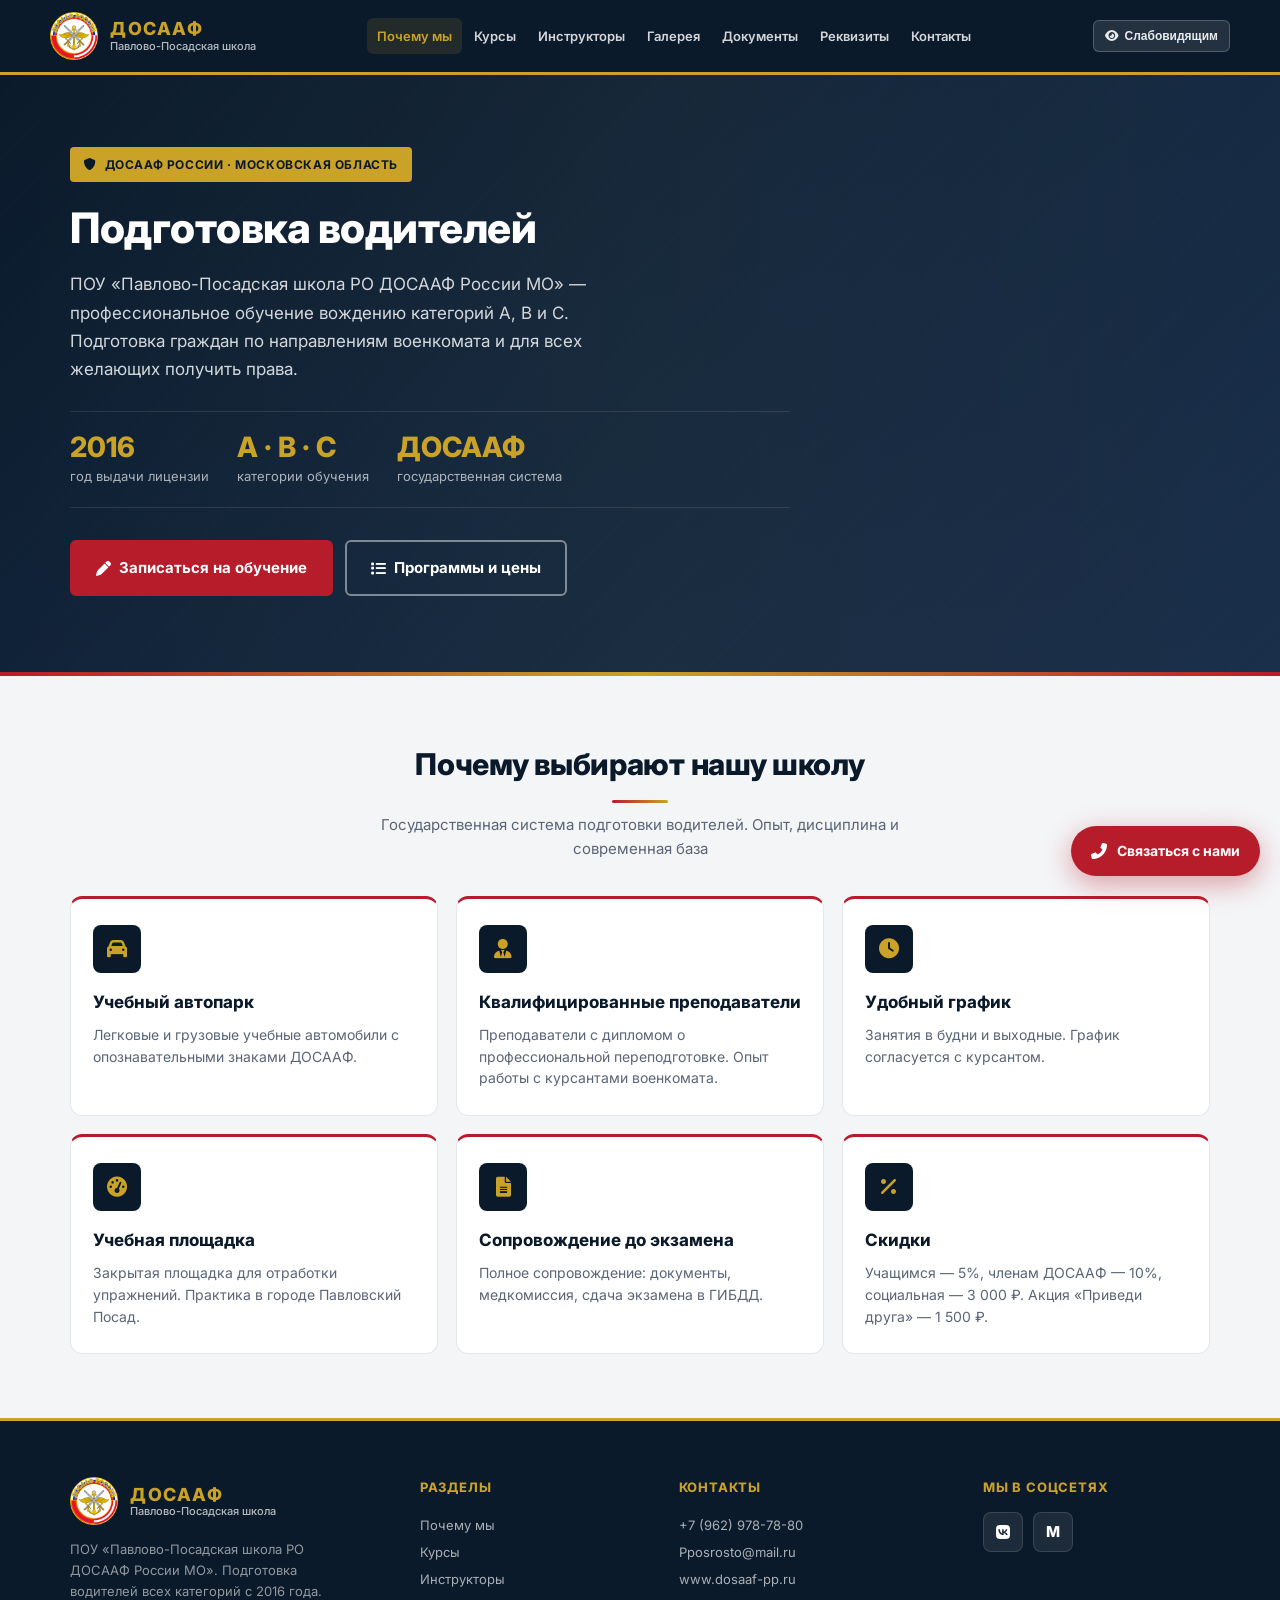
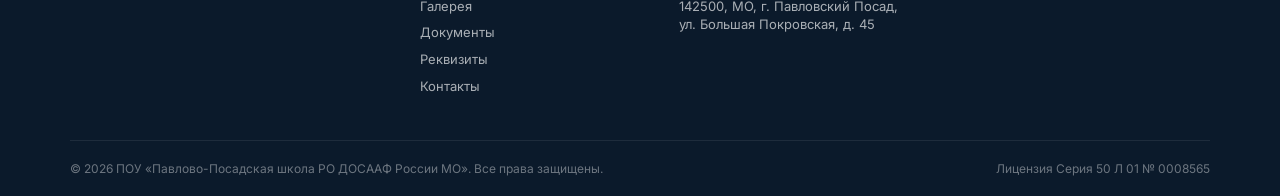
<file: index.html>
<!DOCTYPE html>
<html lang="ru">
<head>
  <meta charset="UTF-8">
  <meta name="viewport" content="width=device-width, initial-scale=1.0">
  <title>ПОУ «Павлово-Посадская школа РО ДОСААФ России МО»</title>
  <link rel="preconnect" href="https://fonts.googleapis.com">
  <link rel="preconnect" href="https://fonts.gstatic.com" crossorigin>
  <link href="https://fonts.googleapis.com/css2?family=Inter:opsz,wght@14..32,400;14..32,500;14..32,600;14..32,700;14..32,800&display=swap" rel="stylesheet">
  <link rel="stylesheet" href="https://cdnjs.cloudflare.com/ajax/libs/font-awesome/6.0.0-beta3/css/all.min.css">
  <link rel="stylesheet" href="style.css">
</head>
<body>
  <header>
    <div class="container header-inner">
      <a href="index.html" class="logo">
        <img src="images/dosaaf-logo.png" alt="Логотип ДОСААФ">
        <div class="logo-text-block">
          <span class="logo-title">ДОСААФ</span>
          <span class="logo-sub">Павлово-Посадская школа</span>
        </div>
      </a>
      <nav class="nav-desktop">
        <a href="index.html" class="active">Почему мы</a>
        <a href="courses.html">Курсы</a>
        <a href="instructors.html">Инструкторы</a>
        <a href="gallery.html">Галерея</a>
        <a href="documents.html">Документы</a>
        <a href="requisites.html">Реквизиты</a>
        <a href="contacts.html">Контакты</a>
      </nav>
      <div class="header-actions">
<button type="button" class="a11y-toggle" id="a11yToggle" aria-pressed="false" title="Версия для слабовидящих">
        <i class="fas fa-eye" aria-hidden="true"></i>
        <span class="label">Слабовидящим</span>
      </button>
<button class="burger" id="burger" aria-label="Меню" aria-expanded="false">
        <span></span><span></span><span></span>
      </button>
      </div>
    </div>
    <div class="mobile-menu" id="mobileMenu">
      <nav class="mobile-nav">
        <a href="index.html" class="active">Почему мы</a>
        <a href="courses.html">Курсы</a>
        <a href="instructors.html">Инструкторы</a>
        <a href="gallery.html">Галерея</a>
        <a href="documents.html">Документы</a>
        <a href="requisites.html">Реквизиты</a>
        <a href="contacts.html">Контакты</a>
        <div class="mobile-nav-phone">
          <a href="tel:+79629787880"><i class="fas fa-phone-alt"></i> +7 (962) 978-78-80</a>
        </div>
      </nav>
    </div>
  </header>

  <section class="hero">
    <div class="container hero-grid">
      <div class="hero-content">
        <div class="hero-badge">
          <i class="fas fa-shield-alt"></i> ДОСААФ России · Московская область
        </div>
        <h1 class="hero-title">
          Подготовка водителей
        </h1>
        <p class="hero-text">
          ПОУ «Павлово-Посадская школа РО ДОСААФ России МО» — профессиональное обучение вождению категорий A, B и C. Подготовка граждан по направлениям военкомата и для всех желающих получить права.
        </p>
        <div class="hero-stats">
          <div class="stat-item">
            <h3>2016</h3>
            <p>год выдачи лицензии</p>
          </div>
          <div class="stat-item">
            <h3>A · B · C</h3>
            <p>категории обучения</p>
          </div>
          <div class="stat-item">
            <h3>ДОСААФ</h3>
            <p>государственная система</p>
          </div>
        </div>
        <div class="hero-buttons">
          <a href="contacts.html" class="btn">
            <i class="fas fa-pen"></i> Записаться на обучение
          </a>
          <a href="courses.html" class="btn btn-outline">
            <i class="fas fa-list"></i> Программы и цены
          </a>
        </div>
      </div>
    </div>
  </section>

  <section class="features" id="features">
    <div class="container">
      <h2 class="section-title">Почему выбирают нашу школу</h2>
      <p class="section-subtitle">Государственная система подготовки водителей. Опыт, дисциплина и современная база</p>

      <div class="features-grid">
        <div class="feature-card reveal reveal-delay-1">
          <div class="feature-icon"><i class="fas fa-car"></i></div>
          <h3>Учебный автопарк</h3>
          <p>Легковые и грузовые учебные автомобили с опознавательными знаками ДОСААФ.</p>
        </div>
        <div class="feature-card reveal reveal-delay-2">
          <div class="feature-icon"><i class="fas fa-user-tie"></i></div>
          <h3>Квалифицированные преподаватели</h3>
          <p>Преподаватели с дипломом о профессиональной переподготовке. Опыт работы с курсантами военкомата.</p>
        </div>
        <div class="feature-card reveal reveal-delay-3">
          <div class="feature-icon"><i class="fas fa-clock"></i></div>
          <h3>Удобный график</h3>
          <p>Занятия в будни и выходные. График согласуется с курсантом.</p>
        </div>
        <div class="feature-card reveal reveal-delay-4">
          <div class="feature-icon"><i class="fas fa-tachometer-alt"></i></div>
          <h3>Учебная площадка</h3>
          <p>Закрытая площадка для отработки упражнений. Практика в городе Павловский Посад.</p>
        </div>
        <div class="feature-card reveal reveal-delay-5">
          <div class="feature-icon"><i class="fas fa-file-alt"></i></div>
          <h3>Сопровождение до экзамена</h3>
          <p>Полное сопровождение: документы, медкомиссия, сдача экзамена в ГИБДД.</p>
        </div>
        <div class="feature-card reveal reveal-delay-6">
          <div class="feature-icon"><i class="fas fa-percent"></i></div>
          <h3>Скидки</h3>
          <p>Учащимся — 5%, членам ДОСААФ — 10%, социальная — 3 000 ₽. Акция «Приведи друга» — 1 500 ₽.</p>
        </div>
      </div>
    </div>
  </section>

  <footer>
    <div class="container">
      <div class="footer-grid">
        <div class="footer-brand">
          <a href="index.html" class="logo">
            <img src="images/dosaaf-logo.png" alt="Логотип ДОСААФ">
            <div class="logo-text-block">
              <span class="logo-title">ДОСААФ</span>
              <span class="logo-sub">Павлово-Посадская школа</span>
            </div>
          </a>
          <p>ПОУ «Павлово-Посадская школа РО ДОСААФ России МО». Подготовка водителей всех категорий с 2016 года.</p>
        </div>

        <div class="footer-links">
          <h4>Разделы</h4>
                              <a href="index.html">Почему мы</a>
          <a href="courses.html">Курсы</a>
          <a href="instructors.html">Инструкторы</a>
          <a href="gallery.html">Галерея</a>
          <a href="documents.html">Документы</a>
          <a href="requisites.html">Реквизиты</a>
          <a href="contacts.html">Контакты</a>
</div>

        <div class="footer-links">
          <h4>Контакты</h4>
          <a href="tel:+79629787880">+7 (962) 978-78-80</a>
          <a href="mailto:Pposrosto@mail.ru">Pposrosto@mail.ru</a>
          <a href="https://www.dosaaf-pp.ru" target="_blank">www.dosaaf-pp.ru</a>
          <a href="contacts.html">142500, МО, г. Павловский Посад,<br>ул. Большая Покровская, д. 45</a>
        </div>

        <div class="footer-links">
          <h4>Мы в соцсетях</h4>
          <div class="footer-social">
            <a href="https://vk.ru/ppdosaaf" target="_blank" rel="noopener" aria-label="ВКонтакте"><i class="fab fa-vk"></i></a>
            <a href="https://max.ru/" target="_blank" rel="noopener" class="social-max" aria-label="MAX" title="MAX: +7 (962) 978-78-80"><span class="max-icon">M</span></a>
          </div>
        </div>
      </div>

      <div class="footer-bottom">
        <div>© 2026 ПОУ «Павлово-Посадская школа РО ДОСААФ России МО». Все права защищены.</div>
        <div>Лицензия Серия 50 Л 01 № 0008565</div>
      </div>
    </div>
  </footer>


  <script>
    (function () {
      const burger = document.getElementById('burger');
      const mobileMenu = document.getElementById('mobileMenu');
      if (burger && mobileMenu) {
        function closeMenu() {
          burger.classList.remove('active');
          mobileMenu.classList.remove('open');
          burger.setAttribute('aria-expanded', 'false');
          document.body.style.overflow = '';
        }
        function openMenu() {
          burger.classList.add('active');
          mobileMenu.classList.add('open');
          burger.setAttribute('aria-expanded', 'true');
          document.body.style.overflow = 'hidden';
        }
        burger.addEventListener('click', function () {
          mobileMenu.classList.contains('open') ? closeMenu() : openMenu();
        });
        mobileMenu.addEventListener('click', function (e) {
          if (e.target === mobileMenu) closeMenu();
        });
        mobileMenu.querySelectorAll('a').forEach(function (l) { l.addEventListener('click', closeMenu); });
        document.addEventListener('keydown', function (e) { if (e.key === 'Escape') closeMenu(); });
      }
      const header = document.querySelector('header');
      if (header) {
        window.addEventListener('scroll', function () {
          header.classList.toggle('scrolled', window.scrollY > 20);
        }, { passive: true });
      }
      const reveals = document.querySelectorAll('.reveal');
      if (reveals.length && 'IntersectionObserver' in window) {
        const io = new IntersectionObserver(function (entries) {
          entries.forEach(function (e) {
            if (e.isIntersecting) { e.target.classList.add('visible'); io.unobserve(e.target); }
          });
        }, { threshold: 0.12, rootMargin: '0px 0px -40px 0px' });
        reveals.forEach(function (el) { io.observe(el); });
      } else {
        reveals.forEach(function (el) { el.classList.add('visible'); });
      }
      // Accessibility — simple B/W toggle
      (function () {
        var btn = document.getElementById('a11yToggle');
        if (!btn) return;
        var KEY = 'dosaaf-a11y';
        function apply(on) {
          document.body.classList.toggle('a11y-mode', on);
          btn.setAttribute('aria-pressed', on ? 'true' : 'false');
          var label = btn.querySelector('.label');
          if (label) label.textContent = on ? 'Обычная' : 'Слабовидящим';
          try { localStorage.setItem(KEY, on ? '1' : '0'); } catch (e) {}
        }
        try { if (localStorage.getItem(KEY) === '1') apply(true); } catch (e) {}
        btn.addEventListener('click', function () {
          apply(!document.body.classList.contains('a11y-mode'));
        });
      })();


    })();
  </script>


  <a href="contacts.html" class="fab-contact" aria-label="Связаться с нами">
    <i class="fas fa-phone-alt"></i>
    <span>Связаться с нами</span>
  </a>

</body>
</html>
</file>
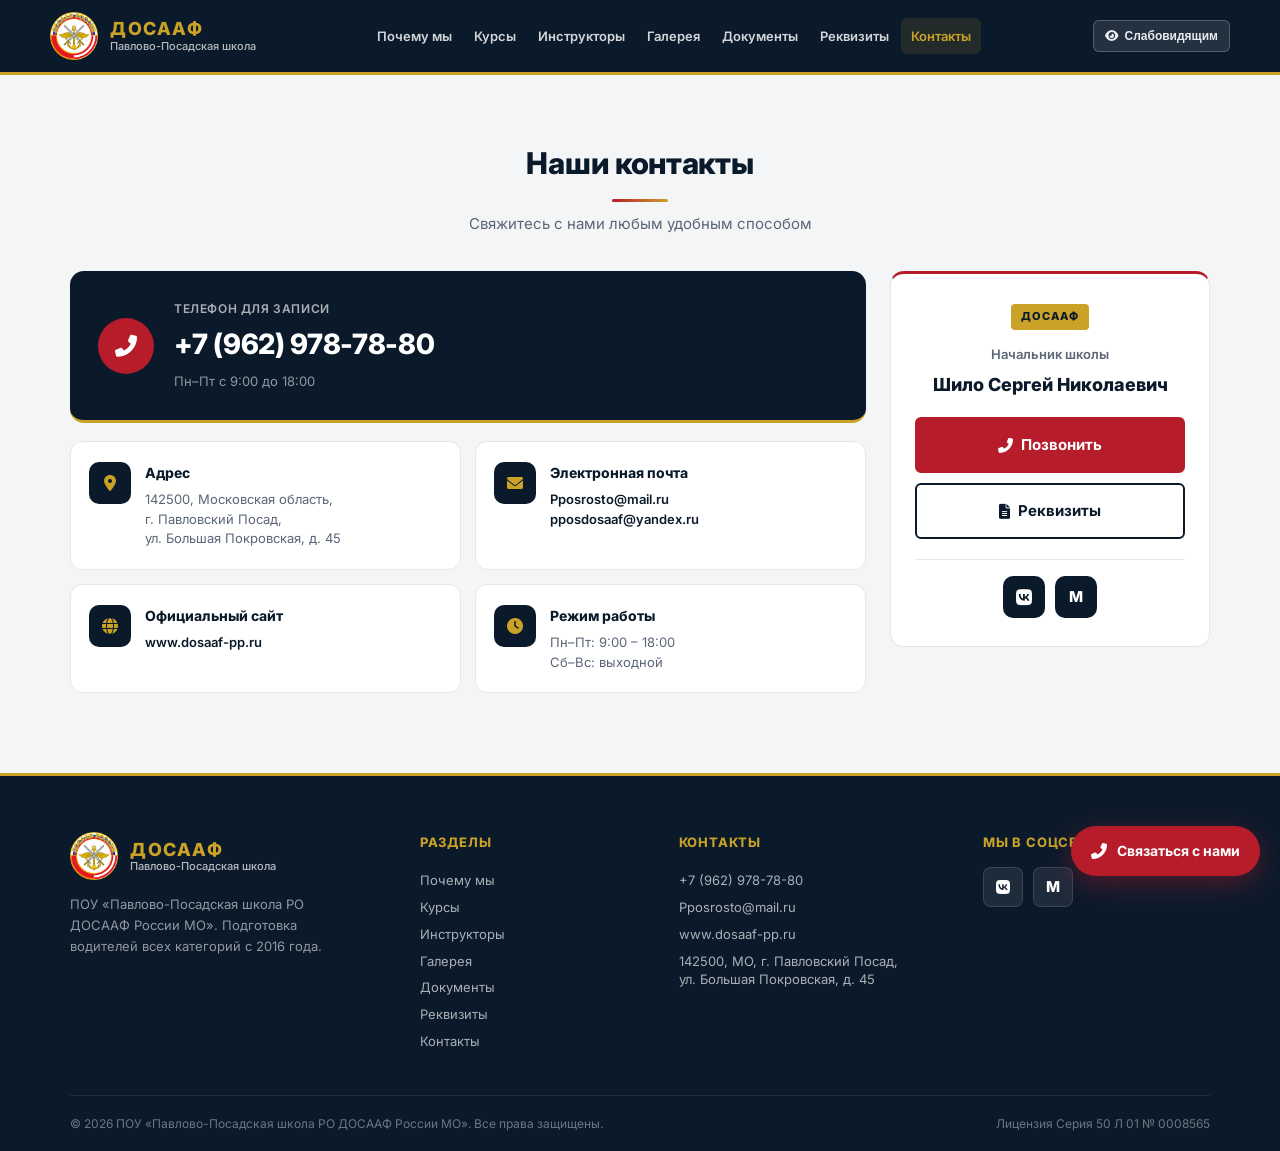
<file: contacts.html>
<!DOCTYPE html>
<html lang="ru">
<head>
  <meta charset="UTF-8">
  <meta name="viewport" content="width=device-width, initial-scale=1.0">
  <title>Контакты — ПОУ «Павлово-Посадская школа РО ДОСААФ России МО»</title>
  <link rel="preconnect" href="https://fonts.googleapis.com">
  <link rel="preconnect" href="https://fonts.gstatic.com" crossorigin>
  <link href="https://fonts.googleapis.com/css2?family=Inter:opsz,wght@14..32,400;14..32,500;14..32,600;14..32,700;14..32,800&display=swap" rel="stylesheet">
  <link rel="stylesheet" href="https://cdnjs.cloudflare.com/ajax/libs/font-awesome/6.0.0-beta3/css/all.min.css">
  <link rel="stylesheet" href="style.css">
</head>
<body>
  <header>
    <div class="container header-inner">
      <a href="index.html" class="logo">
        <img src="images/dosaaf-logo.png" alt="Логотип ДОСААФ">
        <div class="logo-text-block">
          <span class="logo-title">ДОСААФ</span>
          <span class="logo-sub">Павлово-Посадская школа</span>
        </div>
      </a>
      <nav class="nav-desktop">
        <a href="index.html">Почему мы</a>
        <a href="courses.html">Курсы</a>
        <a href="instructors.html">Инструкторы</a>
        <a href="gallery.html">Галерея</a>
        <a href="documents.html">Документы</a>
        <a href="requisites.html">Реквизиты</a>
        <a href="contacts.html" class="active">Контакты</a>
      </nav>
      <div class="header-actions">
<button type="button" class="a11y-toggle" id="a11yToggle" aria-pressed="false" title="Версия для слабовидящих">
        <i class="fas fa-eye" aria-hidden="true"></i>
        <span class="label">Слабовидящим</span>
      </button>
<button class="burger" id="burger" aria-label="Меню" aria-expanded="false">
        <span></span><span></span><span></span>
      </button>
      </div>
    </div>
    <div class="mobile-menu" id="mobileMenu">
      <nav class="mobile-nav">
        <a href="index.html">Почему мы</a>
        <a href="courses.html">Курсы</a>
        <a href="instructors.html">Инструкторы</a>
        <a href="gallery.html">Галерея</a>
        <a href="documents.html">Документы</a>
        <a href="requisites.html">Реквизиты</a>
        <a href="contacts.html" class="active">Контакты</a>
        <div class="mobile-nav-phone">
          <a href="tel:+79629787880"><i class="fas fa-phone-alt"></i> +7 (962) 978-78-80</a>
        </div>
      </nav>
    </div>
  </header>

  <section class="contact">
    <div class="container">
      <h2 class="section-title">Наши контакты</h2>
      <p class="section-subtitle">Свяжитесь с нами любым удобным способом</p>

      <div class="contacts-layout">
        <div class="contacts-main reveal">
          <div class="contact-hero-card">
            <div class="contact-hero-icon"><i class="fas fa-phone-alt"></i></div>
            <div>
              <div class="contact-hero-label">Телефон для записи</div>
              <a href="tel:+79629787880" class="contact-hero-value">+7 (962) 978-78-80</a>
              <p class="contact-hero-hint">Пн–Пт с 9:00 до 18:00</p>
            </div>
          </div>

          <div class="contacts-grid-modern">
            <div class="contact-item">
              <div class="contact-item-icon"><i class="fas fa-map-marker-alt"></i></div>
              <div>
                <h3>Адрес</h3>
                <p>142500, Московская область,<br>г. Павловский Посад,<br>ул. Большая Покровская, д. 45</p>
              </div>
            </div>
            <div class="contact-item">
              <div class="contact-item-icon"><i class="fas fa-envelope"></i></div>
              <div>
                <h3>Электронная почта</h3>
                <p><a href="mailto:Pposrosto@mail.ru">Pposrosto@mail.ru</a><br>
                <a href="mailto:pposdosaaf@yandex.ru">pposdosaaf@yandex.ru</a></p>
              </div>
            </div>
            <div class="contact-item">
              <div class="contact-item-icon"><i class="fas fa-globe"></i></div>
              <div>
                <h3>Официальный сайт</h3>
                <p><a href="https://www.dosaaf-pp.ru" target="_blank" rel="noopener">www.dosaaf-pp.ru</a></p>
              </div>
            </div>
            <div class="contact-item">
              <div class="contact-item-icon"><i class="fas fa-clock"></i></div>
              <div>
                <h3>Режим работы</h3>
                <p>Пн–Пт: 9:00 – 18:00<br>Сб–Вс: выходной</p>
              </div>
            </div>
          </div>
        </div>

        <aside class="contacts-aside reveal reveal-delay-2">
          <div class="contacts-aside-card">
            <div class="contacts-aside-badge">ДОСААФ</div>
            <h3>Начальник школы</h3>
            <p class="contacts-aside-name">Шило Сергей Николаевич</p>
            <a href="tel:+79629787880" class="btn contacts-aside-btn">
              <i class="fas fa-phone-alt"></i> Позвонить
            </a>
            <a href="requisites.html" class="btn btn-outline contacts-aside-btn">
              <i class="fas fa-file-alt"></i> Реквизиты
            </a>
            <div class="contacts-aside-social">
              <a href="https://vk.ru/ppdosaaf" target="_blank" rel="noopener" aria-label="ВКонтакте"><i class="fab fa-vk"></i></a>
              <a href="https://max.ru/" target="_blank" rel="noopener" class="social-max" aria-label="MAX"><span class="max-icon">M</span></a>
            </div>
          </div>
        </aside>
      </div>
    </div>
  </section>

  <footer>
    <div class="container">
      <div class="footer-grid">
        <div class="footer-brand">
          <a href="index.html" class="logo">
            <img src="images/dosaaf-logo.png" alt="Логотип ДОСААФ">
            <div class="logo-text-block">
              <span class="logo-title">ДОСААФ</span>
              <span class="logo-sub">Павлово-Посадская школа</span>
            </div>
          </a>
          <p>ПОУ «Павлово-Посадская школа РО ДОСААФ России МО». Подготовка водителей всех категорий с 2016 года.</p>
        </div>
        <div class="footer-links">
          <h4>Разделы</h4>
                              <a href="index.html">Почему мы</a>
          <a href="courses.html">Курсы</a>
          <a href="instructors.html">Инструкторы</a>
          <a href="gallery.html">Галерея</a>
          <a href="documents.html">Документы</a>
          <a href="requisites.html">Реквизиты</a>
          <a href="contacts.html">Контакты</a>
</div>
        <div class="footer-links">
          <h4>Контакты</h4>
          <a href="tel:+79629787880">+7 (962) 978-78-80</a>
          <a href="mailto:Pposrosto@mail.ru">Pposrosto@mail.ru</a>
          <a href="https://www.dosaaf-pp.ru" target="_blank">www.dosaaf-pp.ru</a>
          <a href="contacts.html">142500, МО, г. Павловский Посад,<br>ул. Большая Покровская, д. 45</a>
        </div>
        <div class="footer-links">
          <h4>Мы в соцсетях</h4>
          <div class="footer-social">
            <a href="https://vk.ru/ppdosaaf" target="_blank" rel="noopener" aria-label="ВКонтакте"><i class="fab fa-vk"></i></a>
            <a href="https://max.ru/" target="_blank" rel="noopener" class="social-max" aria-label="MAX" title="MAX: +7 (962) 978-78-80"><span class="max-icon">M</span></a>
          </div>
        </div>
      </div>
      <div class="footer-bottom">
        <div>© 2026 ПОУ «Павлово-Посадская школа РО ДОСААФ России МО». Все права защищены.</div>
        <div>Лицензия Серия 50 Л 01 № 0008565</div>
      </div>
    </div>
  </footer>


  <script>
    (function () {
      const burger = document.getElementById('burger');
      const mobileMenu = document.getElementById('mobileMenu');
      if (burger && mobileMenu) {
        function closeMenu() {
          burger.classList.remove('active');
          mobileMenu.classList.remove('open');
          burger.setAttribute('aria-expanded', 'false');
          document.body.style.overflow = '';
        }
        function openMenu() {
          burger.classList.add('active');
          mobileMenu.classList.add('open');
          burger.setAttribute('aria-expanded', 'true');
          document.body.style.overflow = 'hidden';
        }
        burger.addEventListener('click', function () {
          mobileMenu.classList.contains('open') ? closeMenu() : openMenu();
        });
        mobileMenu.addEventListener('click', function (e) {
          if (e.target === mobileMenu) closeMenu();
        });
        mobileMenu.querySelectorAll('a').forEach(function (l) { l.addEventListener('click', closeMenu); });
        document.addEventListener('keydown', function (e) { if (e.key === 'Escape') closeMenu(); });
      }
      const header = document.querySelector('header');
      if (header) {
        window.addEventListener('scroll', function () {
          header.classList.toggle('scrolled', window.scrollY > 20);
        }, { passive: true });
      }
      const reveals = document.querySelectorAll('.reveal');
      if (reveals.length && 'IntersectionObserver' in window) {
        const io = new IntersectionObserver(function (entries) {
          entries.forEach(function (e) {
            if (e.isIntersecting) { e.target.classList.add('visible'); io.unobserve(e.target); }
          });
        }, { threshold: 0.12, rootMargin: '0px 0px -40px 0px' });
        reveals.forEach(function (el) { io.observe(el); });
      } else {
        reveals.forEach(function (el) { el.classList.add('visible'); });
      }
      // Accessibility — simple B/W toggle
      (function () {
        var btn = document.getElementById('a11yToggle');
        if (!btn) return;
        var KEY = 'dosaaf-a11y';
        function apply(on) {
          document.body.classList.toggle('a11y-mode', on);
          btn.setAttribute('aria-pressed', on ? 'true' : 'false');
          var label = btn.querySelector('.label');
          if (label) label.textContent = on ? 'Обычная' : 'Слабовидящим';
          try { localStorage.setItem(KEY, on ? '1' : '0'); } catch (e) {}
        }
        try { if (localStorage.getItem(KEY) === '1') apply(true); } catch (e) {}
        btn.addEventListener('click', function () {
          apply(!document.body.classList.contains('a11y-mode'));
        });
      })();


    })();
  </script>


  <a href="contacts.html" class="fab-contact" aria-label="Связаться с нами">
    <i class="fas fa-phone-alt"></i>
    <span>Связаться с нами</span>
  </a>

</body>
</html>
</file>
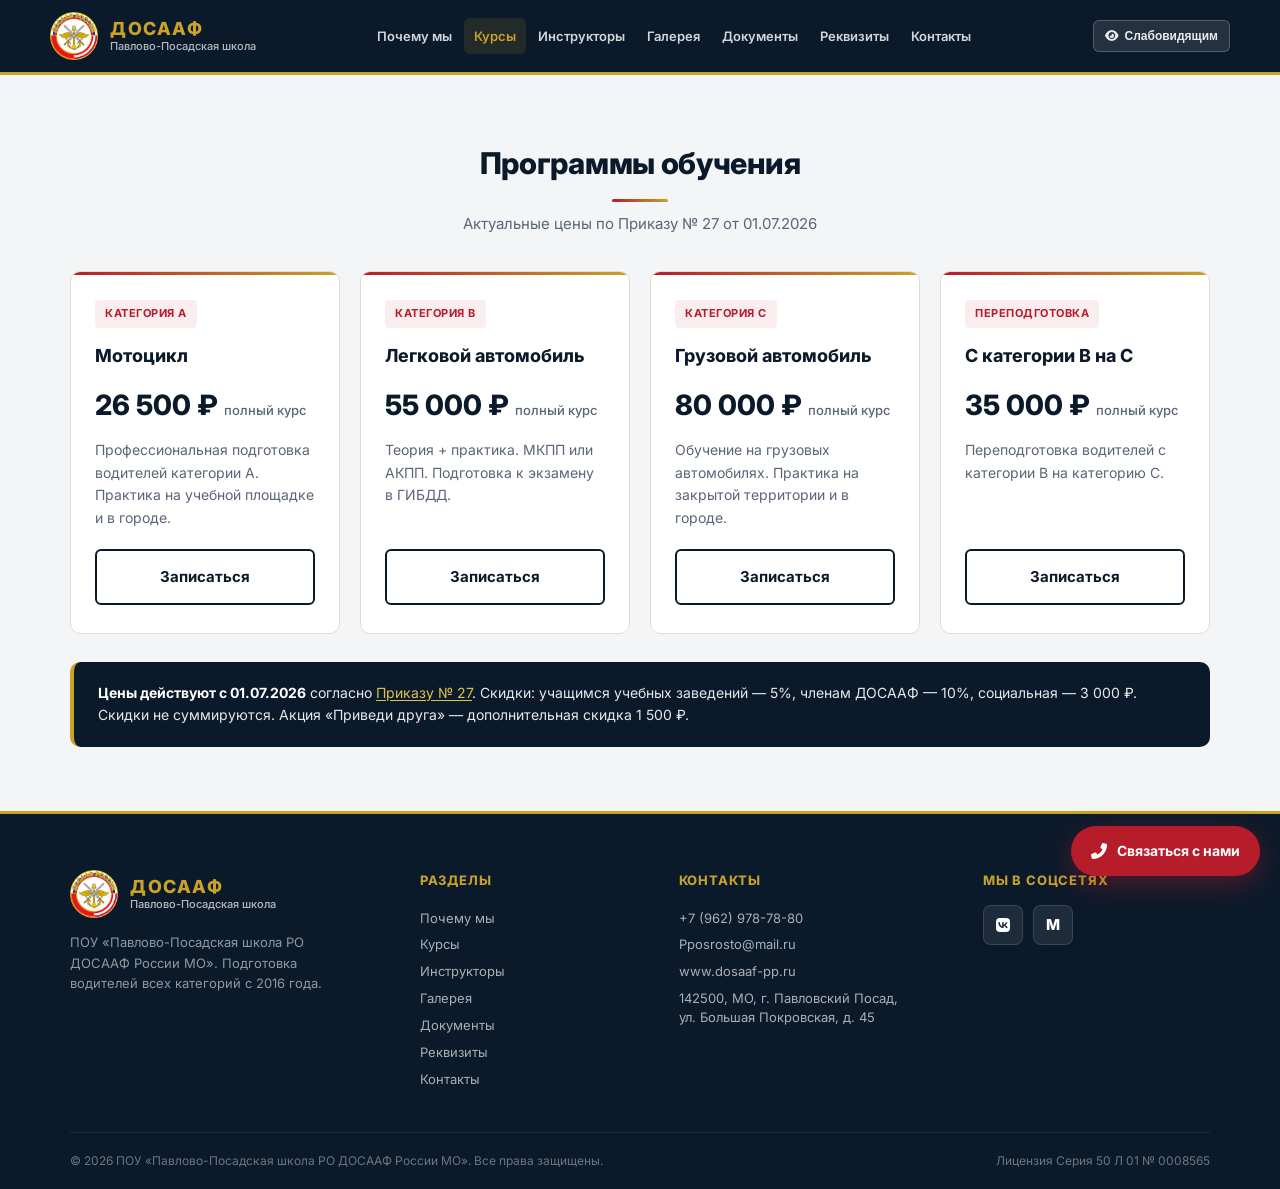
<file: courses.html>
<!DOCTYPE html>
<html lang="ru">
<head>
  <meta charset="UTF-8">
  <meta name="viewport" content="width=device-width, initial-scale=1.0">
  <title>Курсы — ПОУ «Павлово-Посадская школа РО ДОСААФ России МО»</title>
  <link rel="preconnect" href="https://fonts.googleapis.com">
  <link rel="preconnect" href="https://fonts.gstatic.com" crossorigin>
  <link href="https://fonts.googleapis.com/css2?family=Inter:opsz,wght@14..32,400;14..32,500;14..32,600;14..32,700;14..32,800&display=swap" rel="stylesheet">
  <link rel="stylesheet" href="https://cdnjs.cloudflare.com/ajax/libs/font-awesome/6.0.0-beta3/css/all.min.css">
  <link rel="stylesheet" href="style.css">
</head>
<body>
  <header>
    <div class="container header-inner">
      <a href="index.html" class="logo">
        <img src="images/dosaaf-logo.png" alt="Логотип ДОСААФ">
        <div class="logo-text-block">
          <span class="logo-title">ДОСААФ</span>
          <span class="logo-sub">Павлово-Посадская школа</span>
        </div>
      </a>
      <nav class="nav-desktop">
        <a href="index.html">Почему мы</a>
        <a href="courses.html" class="active">Курсы</a>
        <a href="instructors.html">Инструкторы</a>
        <a href="gallery.html">Галерея</a>
        <a href="documents.html">Документы</a>
        <a href="requisites.html">Реквизиты</a>
        <a href="contacts.html">Контакты</a>
      </nav>
      <div class="header-actions">
<button type="button" class="a11y-toggle" id="a11yToggle" aria-pressed="false" title="Версия для слабовидящих">
        <i class="fas fa-eye" aria-hidden="true"></i>
        <span class="label">Слабовидящим</span>
      </button>
<button class="burger" id="burger" aria-label="Меню" aria-expanded="false">
        <span></span><span></span><span></span>
      </button>
      </div>
    </div>
    <div class="mobile-menu" id="mobileMenu">
      <nav class="mobile-nav">
        <a href="index.html">Почему мы</a>
        <a href="courses.html" class="active">Курсы</a>
        <a href="instructors.html">Инструкторы</a>
        <a href="gallery.html">Галерея</a>
        <a href="documents.html">Документы</a>
        <a href="requisites.html">Реквизиты</a>
        <a href="contacts.html">Контакты</a>
        <div class="mobile-nav-phone">
          <a href="tel:+79629787880"><i class="fas fa-phone-alt"></i> +7 (962) 978-78-80</a>
        </div>
      </nav>
    </div>
  </header>

  <section class="courses">
    <div class="container">
      <h2 class="section-title">Программы обучения</h2>
      <p class="section-subtitle">Актуальные цены по Приказу № 27 от 01.07.2026</p>

      <div class="courses-grid">
        <div class="course-card reveal reveal-delay-1">
          <span class="course-tag">Категория A</span>
          <h3>Мотоцикл</h3>
          <div class="course-price">26 500 ₽ <small>полный курс</small></div>
          <p class="course-desc">
            Профессиональная подготовка водителей категории A. Практика на учебной площадке и в городе.
          </p>
          <a href="contacts.html" class="btn btn-outline">Записаться</a>
        </div>
        <div class="course-card reveal reveal-delay-2">
          <span class="course-tag">Категория B</span>
          <h3>Легковой автомобиль</h3>
          <div class="course-price">55 000 ₽ <small>полный курс</small></div>
          <p class="course-desc">
            Теория + практика. МКПП или АКПП. Подготовка к экзамену в ГИБДД.
          </p>
          <a href="contacts.html" class="btn btn-outline">Записаться</a>
        </div>
        <div class="course-card reveal reveal-delay-3">
          <span class="course-tag">Категория C</span>
          <h3>Грузовой автомобиль</h3>
          <div class="course-price">80 000 ₽ <small>полный курс</small></div>
          <p class="course-desc">
            Обучение на грузовых автомобилях. Практика на закрытой территории и в городе.
          </p>
          <a href="contacts.html" class="btn btn-outline">Записаться</a>
        </div>
        <div class="course-card reveal reveal-delay-4">
          <span class="course-tag">Переподготовка</span>
          <h3>С категории B на C</h3>
          <div class="course-price">35 000 ₽ <small>полный курс</small></div>
          <p class="course-desc">
            Переподготовка водителей с категории B на категорию C.
          </p>
          <a href="contacts.html" class="btn btn-outline">Записаться</a>
        </div>
      </div>

      <div class="price-note reveal">
        <p><strong>Цены действуют с 01.07.2026</strong> согласно <a href="documents/prices-order.pdf" target="_blank">Приказу № 27</a>. Скидки: учащимся учебных заведений — 5%, членам ДОСААФ — 10%, социальная — 3 000 ₽. Скидки не суммируются. Акция «Приведи друга» — дополнительная скидка 1 500 ₽.</p>
      </div>
    </div>
  </section>

  <footer>
    <div class="container">
      <div class="footer-grid">
        <div class="footer-brand">
          <a href="index.html" class="logo">
            <img src="images/dosaaf-logo.png" alt="Логотип ДОСААФ">
            <div class="logo-text-block">
              <span class="logo-title">ДОСААФ</span>
              <span class="logo-sub">Павлово-Посадская школа</span>
            </div>
          </a>
          <p>ПОУ «Павлово-Посадская школа РО ДОСААФ России МО». Подготовка водителей всех категорий с 2016 года.</p>
        </div>
        <div class="footer-links">
          <h4>Разделы</h4>
                              <a href="index.html">Почему мы</a>
          <a href="courses.html">Курсы</a>
          <a href="instructors.html">Инструкторы</a>
          <a href="gallery.html">Галерея</a>
          <a href="documents.html">Документы</a>
          <a href="requisites.html">Реквизиты</a>
          <a href="contacts.html">Контакты</a>
</div>
        <div class="footer-links">
          <h4>Контакты</h4>
          <a href="tel:+79629787880">+7 (962) 978-78-80</a>
          <a href="mailto:Pposrosto@mail.ru">Pposrosto@mail.ru</a>
          <a href="https://www.dosaaf-pp.ru" target="_blank">www.dosaaf-pp.ru</a>
          <a href="contacts.html">142500, МО, г. Павловский Посад,<br>ул. Большая Покровская, д. 45</a>
        </div>
        <div class="footer-links">
          <h4>Мы в соцсетях</h4>
          <div class="footer-social">
            <a href="https://vk.ru/ppdosaaf" target="_blank" rel="noopener" aria-label="ВКонтакте"><i class="fab fa-vk"></i></a>
            <a href="https://max.ru/" target="_blank" rel="noopener" class="social-max" aria-label="MAX" title="MAX: +7 (962) 978-78-80"><span class="max-icon">M</span></a>
          </div>
        </div>
      </div>
      <div class="footer-bottom">
        <div>© 2026 ПОУ «Павлово-Посадская школа РО ДОСААФ России МО». Все права защищены.</div>
        <div>Лицензия Серия 50 Л 01 № 0008565</div>
      </div>
    </div>
  </footer>


  <script>
    (function () {
      const burger = document.getElementById('burger');
      const mobileMenu = document.getElementById('mobileMenu');
      if (burger && mobileMenu) {
        function closeMenu() {
          burger.classList.remove('active');
          mobileMenu.classList.remove('open');
          burger.setAttribute('aria-expanded', 'false');
          document.body.style.overflow = '';
        }
        function openMenu() {
          burger.classList.add('active');
          mobileMenu.classList.add('open');
          burger.setAttribute('aria-expanded', 'true');
          document.body.style.overflow = 'hidden';
        }
        burger.addEventListener('click', function () {
          mobileMenu.classList.contains('open') ? closeMenu() : openMenu();
        });
        mobileMenu.addEventListener('click', function (e) {
          if (e.target === mobileMenu) closeMenu();
        });
        mobileMenu.querySelectorAll('a').forEach(function (l) { l.addEventListener('click', closeMenu); });
        document.addEventListener('keydown', function (e) { if (e.key === 'Escape') closeMenu(); });
      }
      const header = document.querySelector('header');
      if (header) {
        window.addEventListener('scroll', function () {
          header.classList.toggle('scrolled', window.scrollY > 20);
        }, { passive: true });
      }
      const reveals = document.querySelectorAll('.reveal');
      if (reveals.length && 'IntersectionObserver' in window) {
        const io = new IntersectionObserver(function (entries) {
          entries.forEach(function (e) {
            if (e.isIntersecting) { e.target.classList.add('visible'); io.unobserve(e.target); }
          });
        }, { threshold: 0.12, rootMargin: '0px 0px -40px 0px' });
        reveals.forEach(function (el) { io.observe(el); });
      } else {
        reveals.forEach(function (el) { el.classList.add('visible'); });
      }
      // Accessibility — simple B/W toggle
      (function () {
        var btn = document.getElementById('a11yToggle');
        if (!btn) return;
        var KEY = 'dosaaf-a11y';
        function apply(on) {
          document.body.classList.toggle('a11y-mode', on);
          btn.setAttribute('aria-pressed', on ? 'true' : 'false');
          var label = btn.querySelector('.label');
          if (label) label.textContent = on ? 'Обычная' : 'Слабовидящим';
          try { localStorage.setItem(KEY, on ? '1' : '0'); } catch (e) {}
        }
        try { if (localStorage.getItem(KEY) === '1') apply(true); } catch (e) {}
        btn.addEventListener('click', function () {
          apply(!document.body.classList.contains('a11y-mode'));
        });
      })();


    })();
  </script>


  <a href="contacts.html" class="fab-contact" aria-label="Связаться с нами">
    <i class="fas fa-phone-alt"></i>
    <span>Связаться с нами</span>
  </a>

</body>
</html>
</file>
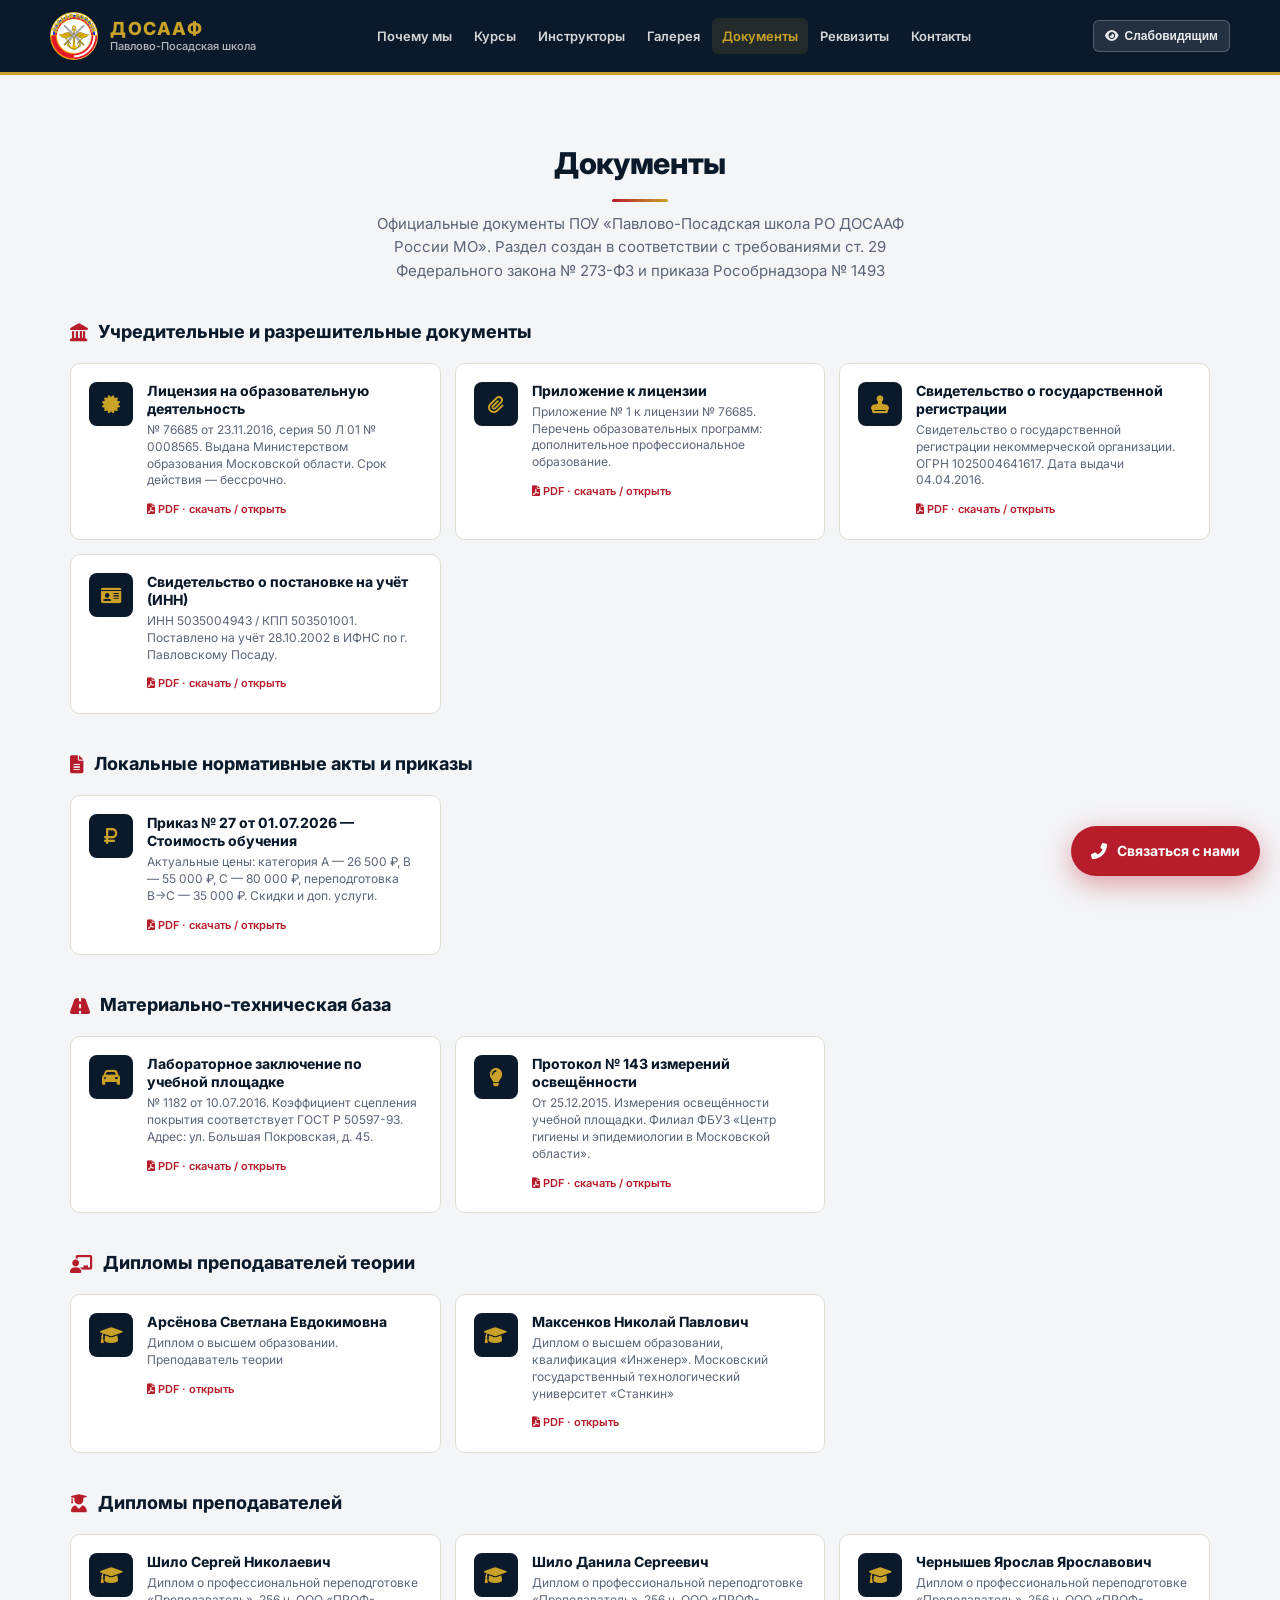
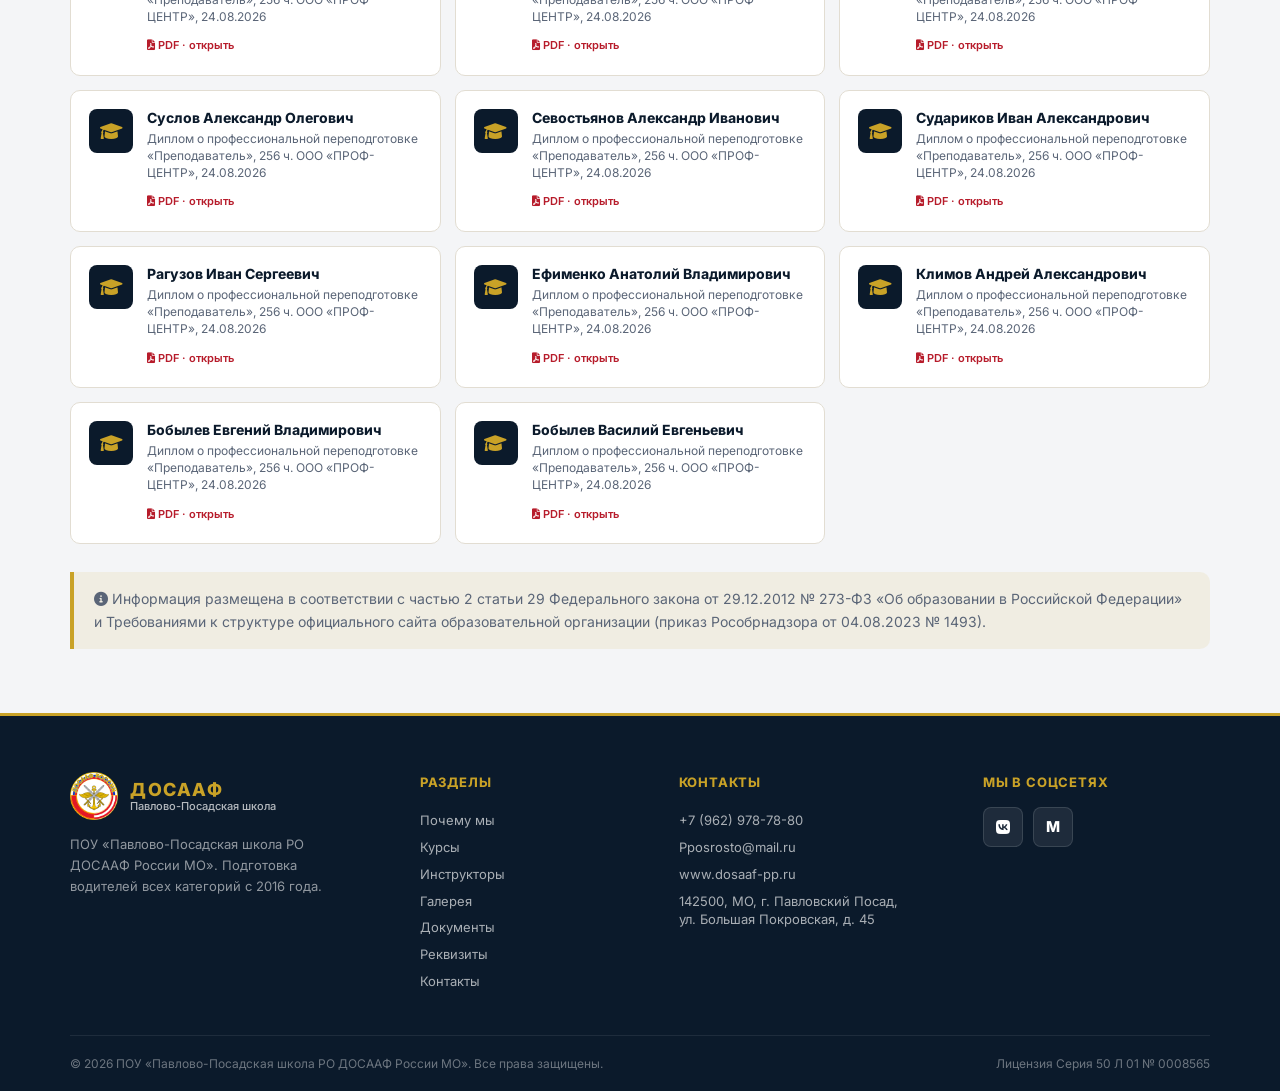
<file: documents.html>
<!DOCTYPE html>
<html lang="ru">
<head>
  <meta charset="UTF-8">
  <meta name="viewport" content="width=device-width, initial-scale=1.0">
  <title>Документы — ПОУ «Павлово-Посадская школа РО ДОСААФ России МО»</title>
  <link rel="preconnect" href="https://fonts.googleapis.com">
  <link rel="preconnect" href="https://fonts.gstatic.com" crossorigin>
  <link href="https://fonts.googleapis.com/css2?family=Inter:opsz,wght@14..32,400;14..32,500;14..32,600;14..32,700;14..32,800&display=swap" rel="stylesheet">
  <link rel="stylesheet" href="https://cdnjs.cloudflare.com/ajax/libs/font-awesome/6.0.0-beta3/css/all.min.css">
  <link rel="stylesheet" href="style.css">
</head>
<body>
  <header>
    <div class="container header-inner">
      <a href="index.html" class="logo">
        <img src="images/dosaaf-logo.png" alt="Логотип ДОСААФ">
        <div class="logo-text-block">
          <span class="logo-title">ДОСААФ</span>
          <span class="logo-sub">Павлово-Посадская школа</span>
        </div>
      </a>
      <nav class="nav-desktop">
        <a href="index.html">Почему мы</a>
        <a href="courses.html">Курсы</a>
        <a href="instructors.html">Инструкторы</a>
        <a href="gallery.html">Галерея</a>
        <a href="documents.html" class="active">Документы</a>
        <a href="requisites.html">Реквизиты</a>
        <a href="contacts.html">Контакты</a>
      </nav>
      <div class="header-actions">
<button type="button" class="a11y-toggle" id="a11yToggle" aria-pressed="false" title="Версия для слабовидящих">
        <i class="fas fa-eye" aria-hidden="true"></i>
        <span class="label">Слабовидящим</span>
      </button>
<button class="burger" id="burger" aria-label="Меню" aria-expanded="false">
        <span></span><span></span><span></span>
      </button>
      </div>
    </div>
    <div class="mobile-menu" id="mobileMenu">
      <nav class="mobile-nav">
        <a href="index.html">Почему мы</a>
        <a href="courses.html">Курсы</a>
        <a href="instructors.html">Инструкторы</a>
        <a href="gallery.html">Галерея</a>
        <a href="documents.html" class="active">Документы</a>
        <a href="requisites.html">Реквизиты</a>
        <a href="contacts.html">Контакты</a>
        <div class="mobile-nav-phone">
          <a href="tel:+79629787880"><i class="fas fa-phone-alt"></i> +7 (962) 978-78-80</a>
        </div>
      </nav>
    </div>
  </header>

  <section class="documents">
    <div class="container">
      <h2 class="section-title">Документы</h2>
      <p class="section-subtitle">Официальные документы ПОУ «Павлово-Посадская школа РО ДОСААФ России МО». Раздел создан в соответствии с требованиями ст. 29 Федерального закона № 273-ФЗ и приказа Рособрнадзора № 1493</p>

      <!-- Основные документы -->
      <h3 class="docs-group-title reveal"><i class="fas fa-landmark"></i> Учредительные и разрешительные документы</h3>
      <div class="docs-grid">
        <a href="documents/license.pdf" target="_blank" class="doc-card reveal reveal-delay-1">
          <div class="doc-icon"><i class="fas fa-certificate"></i></div>
          <div class="doc-body">
            <h4>Лицензия на образовательную деятельность</h4>
            <p>№ 76685 от 23.11.2016, серия 50 Л 01 № 0008565. Выдана Министерством образования Московской области. Срок действия — бессрочно.</p>
            <span class="doc-meta"><i class="fas fa-file-pdf"></i> PDF · скачать / открыть</span>
          </div>
        </a>

        <a href="documents/license-appendix.pdf" target="_blank" class="doc-card reveal reveal-delay-2">
          <div class="doc-icon"><i class="fas fa-paperclip"></i></div>
          <div class="doc-body">
            <h4>Приложение к лицензии</h4>
            <p>Приложение № 1 к лицензии № 76685. Перечень образовательных программ: дополнительное профессиональное образование.</p>
            <span class="doc-meta"><i class="fas fa-file-pdf"></i> PDF · скачать / открыть</span>
          </div>
        </a>

        <a href="documents/registration.pdf" target="_blank" class="doc-card reveal reveal-delay-3">
          <div class="doc-icon"><i class="fas fa-stamp"></i></div>
          <div class="doc-body">
            <h4>Свидетельство о государственной регистрации</h4>
            <p>Свидетельство о государственной регистрации некоммерческой организации. ОГРН 1025004641617. Дата выдачи 04.04.2016.</p>
            <span class="doc-meta"><i class="fas fa-file-pdf"></i> PDF · скачать / открыть</span>
          </div>
        </a>

        <a href="documents/inn.pdf" target="_blank" class="doc-card reveal reveal-delay-4">
          <div class="doc-icon"><i class="fas fa-id-card"></i></div>
          <div class="doc-body">
            <h4>Свидетельство о постановке на учёт (ИНН)</h4>
            <p>ИНН 5035004943 / КПП 503501001. Поставлено на учёт 28.10.2002 в ИФНС по г. Павловскому Посаду.</p>
            <span class="doc-meta"><i class="fas fa-file-pdf"></i> PDF · скачать / открыть</span>
          </div>
        </a>
      </div>

      <!-- Локальные акты и приказы -->
      <h3 class="docs-group-title reveal"><i class="fas fa-file-alt"></i> Локальные нормативные акты и приказы</h3>
      <div class="docs-grid">
        <a href="documents/prices-order.pdf" target="_blank" class="doc-card reveal reveal-delay-1">
          <div class="doc-icon"><i class="fas fa-ruble-sign"></i></div>
          <div class="doc-body">
            <h4>Приказ № 27 от 01.07.2026 — Стоимость обучения</h4>
            <p>Актуальные цены: категория A — 26 500 ₽, B — 55 000 ₽, C — 80 000 ₽, переподготовка B→C — 35 000 ₽. Скидки и доп. услуги.</p>
            <span class="doc-meta"><i class="fas fa-file-pdf"></i> PDF · скачать / открыть</span>
          </div>
        </a>
      </div>

      <!-- Материально-техническая база -->
      <h3 class="docs-group-title reveal"><i class="fas fa-road"></i> Материально-техническая база</h3>
      <div class="docs-grid">
        <a href="documents/lab-platform.pdf" target="_blank" class="doc-card reveal reveal-delay-1">
          <div class="doc-icon"><i class="fas fa-car"></i></div>
          <div class="doc-body">
            <h4>Лабораторное заключение по учебной площадке</h4>
            <p>№ 1182 от 10.07.2016. Коэффициент сцепления покрытия соответствует ГОСТ Р 50597-93. Адрес: ул. Большая Покровская, д. 45.</p>
            <span class="doc-meta"><i class="fas fa-file-pdf"></i> PDF · скачать / открыть</span>
          </div>
        </a>

        <a href="documents/lighting-protocol.pdf" target="_blank" class="doc-card reveal reveal-delay-2">
          <div class="doc-icon"><i class="fas fa-lightbulb"></i></div>
          <div class="doc-body">
            <h4>Протокол № 143 измерений освещённости</h4>
            <p>От 25.12.2015. Измерения освещённости учебной площадки. Филиал ФБУЗ «Центр гигиены и эпидемиологии в Московской области».</p>
            <span class="doc-meta"><i class="fas fa-file-pdf"></i> PDF · скачать / открыть</span>
          </div>
        </a>
      </div>



      <!-- Дипломы преподавателей теории -->
      <h3 class="docs-group-title reveal"><i class="fas fa-chalkboard-teacher"></i> Дипломы преподавателей теории</h3>
      <div class="docs-grid">
        <a href="documents/diplomas/arsenova.pdf" target="_blank" class="doc-card reveal reveal-delay-1">
          <div class="doc-icon"><i class="fas fa-graduation-cap"></i></div>
          <div class="doc-body">
            <h4>Арсёнова Светлана Евдокимовна</h4>
            <p>Диплом о высшем образовании. Преподаватель теории</p>
            <span class="doc-meta"><i class="fas fa-file-pdf"></i> PDF · открыть</span>
          </div>
        </a>
        <a href="documents/diplomas/maksenkov.pdf" target="_blank" class="doc-card reveal reveal-delay-2">
          <div class="doc-icon"><i class="fas fa-graduation-cap"></i></div>
          <div class="doc-body">
            <h4>Максенков Николай Павлович</h4>
            <p>Диплом о высшем образовании, квалификация «Инженер». Московский государственный технологический университет «Станкин»</p>
            <span class="doc-meta"><i class="fas fa-file-pdf"></i> PDF · открыть</span>
          </div>
        </a>
      </div>

      <!-- Дипломы преподавателей -->
      <h3 class="docs-group-title reveal"><i class="fas fa-user-graduate"></i> Дипломы преподавателей</h3>
      <div class="docs-grid">
        <a href="documents/diplomas/shilo-sn.pdf" target="_blank" class="doc-card reveal reveal-delay-1">
          <div class="doc-icon"><i class="fas fa-graduation-cap"></i></div>
          <div class="doc-body">
            <h4>Шило Сергей Николаевич</h4>
            <p>Диплом о профессиональной переподготовке «Преподаватель», 256 ч. ООО «ПРОФ-ЦЕНТР», 24.08.2026</p>
            <span class="doc-meta"><i class="fas fa-file-pdf"></i> PDF · открыть</span>
          </div>
        </a>
        <a href="documents/diplomas/shilo-ds.pdf" target="_blank" class="doc-card reveal reveal-delay-2">
          <div class="doc-icon"><i class="fas fa-graduation-cap"></i></div>
          <div class="doc-body">
            <h4>Шило Данила Сергеевич</h4>
            <p>Диплом о профессиональной переподготовке «Преподаватель», 256 ч. ООО «ПРОФ-ЦЕНТР», 24.08.2026</p>
            <span class="doc-meta"><i class="fas fa-file-pdf"></i> PDF · открыть</span>
          </div>
        </a>
        <a href="documents/diplomas/chernyshev.pdf" target="_blank" class="doc-card reveal reveal-delay-3">
          <div class="doc-icon"><i class="fas fa-graduation-cap"></i></div>
          <div class="doc-body">
            <h4>Чернышев Ярослав Ярославович</h4>
            <p>Диплом о профессиональной переподготовке «Преподаватель», 256 ч. ООО «ПРОФ-ЦЕНТР», 24.08.2026</p>
            <span class="doc-meta"><i class="fas fa-file-pdf"></i> PDF · открыть</span>
          </div>
        </a>
        <a href="documents/diplomas/suslov.pdf" target="_blank" class="doc-card reveal reveal-delay-4">
          <div class="doc-icon"><i class="fas fa-graduation-cap"></i></div>
          <div class="doc-body">
            <h4>Суслов Александр Олегович</h4>
            <p>Диплом о профессиональной переподготовке «Преподаватель», 256 ч. ООО «ПРОФ-ЦЕНТР», 24.08.2026</p>
            <span class="doc-meta"><i class="fas fa-file-pdf"></i> PDF · открыть</span>
          </div>
        </a>
        <a href="documents/diplomas/sevostyanov.pdf" target="_blank" class="doc-card reveal reveal-delay-1">
          <div class="doc-icon"><i class="fas fa-graduation-cap"></i></div>
          <div class="doc-body">
            <h4>Севостьянов Александр Иванович</h4>
            <p>Диплом о профессиональной переподготовке «Преподаватель», 256 ч. ООО «ПРОФ-ЦЕНТР», 24.08.2026</p>
            <span class="doc-meta"><i class="fas fa-file-pdf"></i> PDF · открыть</span>
          </div>
        </a>
        <a href="documents/diplomas/sudarikov.pdf" target="_blank" class="doc-card reveal reveal-delay-2">
          <div class="doc-icon"><i class="fas fa-graduation-cap"></i></div>
          <div class="doc-body">
            <h4>Судариков Иван Александрович</h4>
            <p>Диплом о профессиональной переподготовке «Преподаватель», 256 ч. ООО «ПРОФ-ЦЕНТР», 24.08.2026</p>
            <span class="doc-meta"><i class="fas fa-file-pdf"></i> PDF · открыть</span>
          </div>
        </a>
        <a href="documents/diplomas/raguzov.pdf" target="_blank" class="doc-card reveal reveal-delay-3">
          <div class="doc-icon"><i class="fas fa-graduation-cap"></i></div>
          <div class="doc-body">
            <h4>Рагузов Иван Сергеевич</h4>
            <p>Диплом о профессиональной переподготовке «Преподаватель», 256 ч. ООО «ПРОФ-ЦЕНТР», 24.08.2026</p>
            <span class="doc-meta"><i class="fas fa-file-pdf"></i> PDF · открыть</span>
          </div>
        </a>
        <a href="documents/diplomas/efimenko.pdf" target="_blank" class="doc-card reveal reveal-delay-4">
          <div class="doc-icon"><i class="fas fa-graduation-cap"></i></div>
          <div class="doc-body">
            <h4>Ефименко Анатолий Владимирович</h4>
            <p>Диплом о профессиональной переподготовке «Преподаватель», 256 ч. ООО «ПРОФ-ЦЕНТР», 24.08.2026</p>
            <span class="doc-meta"><i class="fas fa-file-pdf"></i> PDF · открыть</span>
          </div>
        </a>
        <a href="documents/diplomas/klimov.pdf" target="_blank" class="doc-card reveal reveal-delay-1">
          <div class="doc-icon"><i class="fas fa-graduation-cap"></i></div>
          <div class="doc-body">
            <h4>Климов Андрей Александрович</h4>
            <p>Диплом о профессиональной переподготовке «Преподаватель», 256 ч. ООО «ПРОФ-ЦЕНТР», 24.08.2026</p>
            <span class="doc-meta"><i class="fas fa-file-pdf"></i> PDF · открыть</span>
          </div>
        </a>
        <a href="documents/diplomas/bobylev-e.pdf" target="_blank" class="doc-card reveal reveal-delay-2">
          <div class="doc-icon"><i class="fas fa-graduation-cap"></i></div>
          <div class="doc-body">
            <h4>Бобылев Евгений Владимирович</h4>
            <p>Диплом о профессиональной переподготовке «Преподаватель», 256 ч. ООО «ПРОФ-ЦЕНТР», 24.08.2026</p>
            <span class="doc-meta"><i class="fas fa-file-pdf"></i> PDF · открыть</span>
          </div>
        </a>
        <a href="documents/diplomas/bobylev-v.pdf" target="_blank" class="doc-card reveal reveal-delay-3">
          <div class="doc-icon"><i class="fas fa-graduation-cap"></i></div>
          <div class="doc-body">
            <h4>Бобылев Василий Евгеньевич</h4>
            <p>Диплом о профессиональной переподготовке «Преподаватель», 256 ч. ООО «ПРОФ-ЦЕНТР», 24.08.2026</p>
            <span class="doc-meta"><i class="fas fa-file-pdf"></i> PDF · открыть</span>
          </div>
        </a>
      </div>

      <div class="docs-note reveal">
        <p><i class="fas fa-info-circle"></i> Информация размещена в соответствии с частью 2 статьи 29 Федерального закона от 29.12.2012 № 273-ФЗ «Об образовании в Российской Федерации» и Требованиями к структуре официального сайта образовательной организации (приказ Рособрнадзора от 04.08.2023 № 1493).</p>
      </div>
    </div>
  </section>

  <footer>
    <div class="container">
      <div class="footer-grid">
        <div class="footer-brand">
          <a href="index.html" class="logo">
            <img src="images/dosaaf-logo.png" alt="Логотип ДОСААФ">
            <div class="logo-text-block">
              <span class="logo-title">ДОСААФ</span>
              <span class="logo-sub">Павлово-Посадская школа</span>
            </div>
          </a>
          <p>ПОУ «Павлово-Посадская школа РО ДОСААФ России МО». Подготовка водителей всех категорий с 2016 года.</p>
        </div>
        <div class="footer-links">
          <h4>Разделы</h4>
                    <a href="index.html">Почему мы</a>
          <a href="courses.html">Курсы</a>
          <a href="instructors.html">Инструкторы</a>
          <a href="gallery.html">Галерея</a>
          <a href="documents.html">Документы</a>
          <a href="requisites.html">Реквизиты</a>
          <a href="contacts.html">Контакты</a>
</div>
        <div class="footer-links">
          <h4>Контакты</h4>
          <a href="tel:+79629787880">+7 (962) 978-78-80</a>
          <a href="mailto:Pposrosto@mail.ru">Pposrosto@mail.ru</a>
          <a href="https://www.dosaaf-pp.ru" target="_blank">www.dosaaf-pp.ru</a>
          <a href="contacts.html">142500, МО, г. Павловский Посад,<br>ул. Большая Покровская, д. 45</a>
        </div>
        <div class="footer-links">
          <h4>Мы в соцсетях</h4>
          <div class="footer-social">
            <a href="https://vk.ru/ppdosaaf" target="_blank" rel="noopener" aria-label="ВКонтакте"><i class="fab fa-vk"></i></a>
            <a href="https://max.ru/" target="_blank" rel="noopener" class="social-max" aria-label="MAX" title="MAX: +7 (962) 978-78-80"><span class="max-icon">M</span></a>
          </div>
        </div>
      </div>
      <div class="footer-bottom">
        <div>© 2026 ПОУ «Павлово-Посадская школа РО ДОСААФ России МО». Все права защищены.</div>
        <div>Лицензия Серия 50 Л 01 № 0008565</div>
      </div>
    </div>
  </footer>

  <script>
    (function () {
      const burger = document.getElementById('burger');
      const mobileMenu = document.getElementById('mobileMenu');
      if (burger && mobileMenu) {
        function closeMenu() {
          burger.classList.remove('active');
          mobileMenu.classList.remove('open');
          burger.setAttribute('aria-expanded', 'false');
          document.body.style.overflow = '';
        }
        function openMenu() {
          burger.classList.add('active');
          mobileMenu.classList.add('open');
          burger.setAttribute('aria-expanded', 'true');
          document.body.style.overflow = 'hidden';
        }
        burger.addEventListener('click', function () {
          mobileMenu.classList.contains('open') ? closeMenu() : openMenu();
        });
        mobileMenu.addEventListener('click', function (e) {
          if (e.target === mobileMenu) closeMenu();
        });
        mobileMenu.querySelectorAll('a').forEach(function (l) { l.addEventListener('click', closeMenu); });
        document.addEventListener('keydown', function (e) { if (e.key === 'Escape') closeMenu(); });
      }
      const header = document.querySelector('header');
      if (header) {
        window.addEventListener('scroll', function () {
          header.classList.toggle('scrolled', window.scrollY > 20);
        }, { passive: true });
      }
      const reveals = document.querySelectorAll('.reveal');
      if (reveals.length && 'IntersectionObserver' in window) {
        const io = new IntersectionObserver(function (entries) {
          entries.forEach(function (e) {
            if (e.isIntersecting) { e.target.classList.add('visible'); io.unobserve(e.target); }
          });
        }, { threshold: 0.12, rootMargin: '0px 0px -40px 0px' });
        reveals.forEach(function (el) { io.observe(el); });
      } else {
        reveals.forEach(function (el) { el.classList.add('visible'); });
      }
      // Accessibility — simple B/W toggle
      (function () {
        var btn = document.getElementById('a11yToggle');
        if (!btn) return;
        var KEY = 'dosaaf-a11y';
        function apply(on) {
          document.body.classList.toggle('a11y-mode', on);
          btn.setAttribute('aria-pressed', on ? 'true' : 'false');
          var label = btn.querySelector('.label');
          if (label) label.textContent = on ? 'Обычная' : 'Слабовидящим';
          try { localStorage.setItem(KEY, on ? '1' : '0'); } catch (e) {}
        }
        try { if (localStorage.getItem(KEY) === '1') apply(true); } catch (e) {}
        btn.addEventListener('click', function () {
          apply(!document.body.classList.contains('a11y-mode'));
        });
      })();


    })();
  </script>


  <a href="contacts.html" class="fab-contact" aria-label="Связаться с нами">
    <i class="fas fa-phone-alt"></i>
    <span>Связаться с нами</span>
  </a>

</body>
</html>
</file>
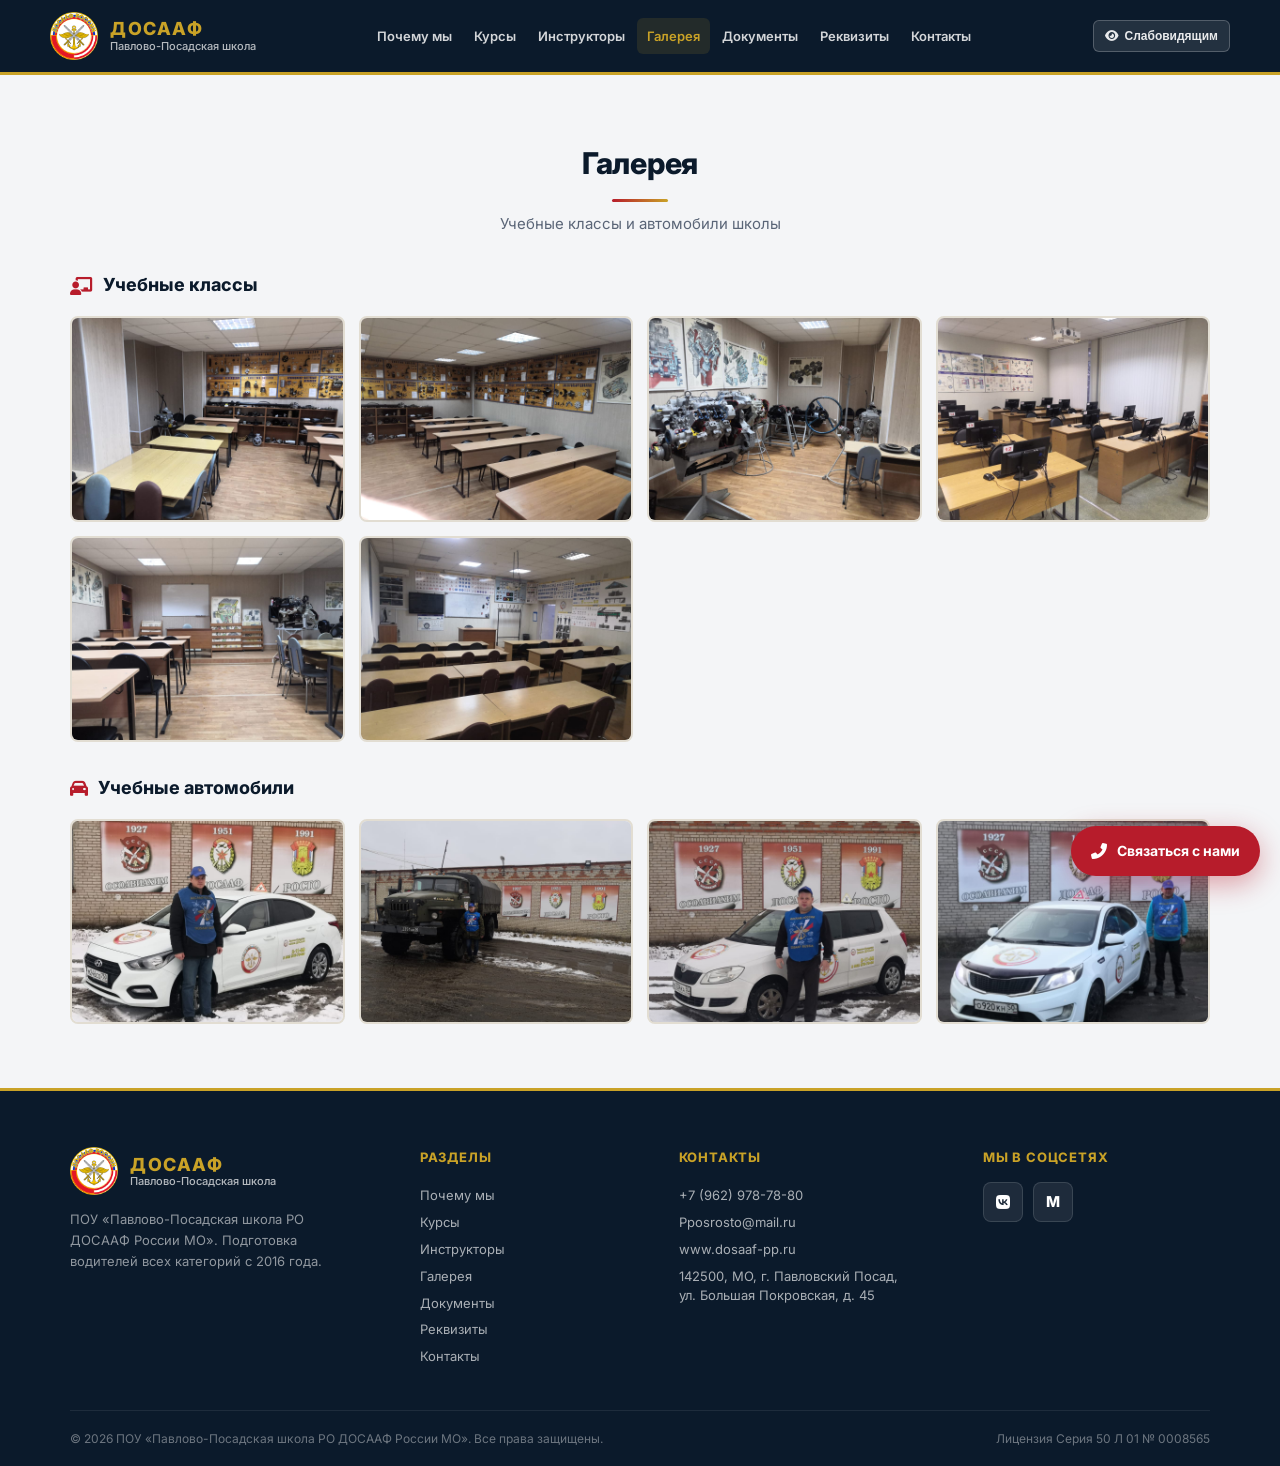
<file: gallery.html>
<!DOCTYPE html>
<html lang="ru">
<head>
  <meta charset="UTF-8">
  <meta name="viewport" content="width=device-width, initial-scale=1.0">
  <title>Галерея — ПОУ «Павлово-Посадская школа РО ДОСААФ России МО»</title>
  <link rel="preconnect" href="https://fonts.googleapis.com">
  <link rel="preconnect" href="https://fonts.gstatic.com" crossorigin>
  <link href="https://fonts.googleapis.com/css2?family=Inter:opsz,wght@14..32,400;14..32,500;14..32,600;14..32,700;14..32,800&display=swap" rel="stylesheet">
  <link rel="stylesheet" href="https://cdnjs.cloudflare.com/ajax/libs/font-awesome/6.0.0-beta3/css/all.min.css">
  <link rel="stylesheet" href="style.css">
</head>
<body>
  <header>
    <div class="container header-inner">
      <a href="index.html" class="logo">
        <img src="images/dosaaf-logo.png" alt="Логотип ДОСААФ">
        <div class="logo-text-block">
          <span class="logo-title">ДОСААФ</span>
          <span class="logo-sub">Павлово-Посадская школа</span>
        </div>
      </a>
      <nav class="nav-desktop">
        <a href="index.html">Почему мы</a>
        <a href="courses.html">Курсы</a>
        <a href="instructors.html">Инструкторы</a>
        <a href="gallery.html" class="active">Галерея</a>
        <a href="documents.html">Документы</a>
        <a href="requisites.html">Реквизиты</a>
        <a href="contacts.html">Контакты</a>
      </nav>
      <div class="header-actions">
<button type="button" class="a11y-toggle" id="a11yToggle" aria-pressed="false" title="Версия для слабовидящих">
        <i class="fas fa-eye" aria-hidden="true"></i>
        <span class="label">Слабовидящим</span>
      </button>
<button class="burger" id="burger" aria-label="Меню" aria-expanded="false">
        <span></span><span></span><span></span>
      </button>
      </div>
    </div>
    <div class="mobile-menu" id="mobileMenu">
      <nav class="mobile-nav">
        <a href="index.html">Почему мы</a>
        <a href="courses.html">Курсы</a>
        <a href="instructors.html">Инструкторы</a>
        <a href="gallery.html" class="active">Галерея</a>
        <a href="documents.html">Документы</a>
        <a href="requisites.html">Реквизиты</a>
        <a href="contacts.html">Контакты</a>
        <div class="mobile-nav-phone">
          <a href="tel:+79629787880"><i class="fas fa-phone-alt"></i> +7 (962) 978-78-80</a>
        </div>
      </nav>
    </div>
  </header>

  <section class="gallery">
    <div class="container">
      <h2 class="section-title">Галерея</h2>
      <p class="section-subtitle">Учебные классы и автомобили школы</p>

      <h3 class="gallery-group-title reveal"><i class="fas fa-chalkboard-teacher"></i> Учебные классы</h3>
      <div class="gallery-grid">
        <figure class="gallery-item reveal reveal-delay-1">
          <img src="images/gallery/class-1.jpg" alt="Класс с учебными стендами" loading="lazy">
        </figure>
        <figure class="gallery-item reveal reveal-delay-2">
          <img src="images/gallery/class-2.jpg" alt="Учебный класс" loading="lazy">
        </figure>
        <figure class="gallery-item reveal reveal-delay-3">
          <img src="images/gallery/class-3.jpg" alt="Класс с макетами двигателей" loading="lazy">
        </figure>
        <figure class="gallery-item reveal reveal-delay-4">
          <img src="images/gallery/class-4.jpg" alt="Компьютерный класс" loading="lazy">
        </figure>
        <figure class="gallery-item reveal reveal-delay-5">
          <img src="images/gallery/class-5.jpg" alt="Аудитория" loading="lazy">
        </figure>
        <figure class="gallery-item reveal reveal-delay-6">
          <img src="images/gallery/class-6.jpg" alt="Класс ПДД" loading="lazy">
        </figure>
      </div>

      <h3 class="gallery-group-title reveal"><i class="fas fa-car"></i> Учебные автомобили</h3>
      <div class="gallery-grid">
        <figure class="gallery-item reveal reveal-delay-1">
          <img src="images/gallery/car-1.jpg" alt="Учебный Hyundai" loading="lazy">
        </figure>
        <figure class="gallery-item reveal reveal-delay-2">
          <img src="images/gallery/car-2.jpg" alt="Учебный грузовой автомобиль" loading="lazy">
        </figure>
        <figure class="gallery-item reveal reveal-delay-3">
          <img src="images/gallery/car-3.jpg" alt="Учебный Skoda" loading="lazy">
        </figure>
        <figure class="gallery-item reveal reveal-delay-4">
          <img src="images/gallery/car-4.jpg" alt="Учебный Kia" loading="lazy">
        </figure>
      </div>
    </div>
  </section>

  <footer>
    <div class="container">
      <div class="footer-grid">
        <div class="footer-brand">
          <a href="index.html" class="logo">
            <img src="images/dosaaf-logo.png" alt="Логотип ДОСААФ">
            <div class="logo-text-block">
              <span class="logo-title">ДОСААФ</span>
              <span class="logo-sub">Павлово-Посадская школа</span>
            </div>
          </a>
          <p>ПОУ «Павлово-Посадская школа РО ДОСААФ России МО». Подготовка водителей всех категорий с 2016 года.</p>
        </div>
        <div class="footer-links">
          <h4>Разделы</h4>
          <a href="index.html">Почему мы</a>
          <a href="courses.html">Курсы</a>
          <a href="instructors.html">Инструкторы</a>
          <a href="gallery.html">Галерея</a>
          <a href="documents.html">Документы</a>
          <a href="requisites.html">Реквизиты</a>
          <a href="contacts.html">Контакты</a>
        </div>
        <div class="footer-links">
          <h4>Контакты</h4>
          <a href="tel:+79629787880">+7 (962) 978-78-80</a>
          <a href="mailto:Pposrosto@mail.ru">Pposrosto@mail.ru</a>
          <a href="https://www.dosaaf-pp.ru" target="_blank">www.dosaaf-pp.ru</a>
          <a href="contacts.html">142500, МО, г. Павловский Посад,<br>ул. Большая Покровская, д. 45</a>
        </div>
        <div class="footer-links">
          <h4>Мы в соцсетях</h4>
          <div class="footer-social">
            <a href="https://vk.ru/ppdosaaf" target="_blank" rel="noopener" aria-label="ВКонтакте"><i class="fab fa-vk"></i></a>
            <a href="https://max.ru/" target="_blank" rel="noopener" class="social-max" aria-label="MAX" title="MAX: +7 (962) 978-78-80"><span class="max-icon">M</span></a>
          </div>
        </div>
      </div>
      <div class="footer-bottom">
        <div>© 2026 ПОУ «Павлово-Посадская школа РО ДОСААФ России МО». Все права защищены.</div>
        <div>Лицензия Серия 50 Л 01 № 0008565</div>
      </div>
    </div>
  </footer>

  <script>
    (function () {
      const burger = document.getElementById('burger');
      const mobileMenu = document.getElementById('mobileMenu');
      if (burger && mobileMenu) {
        function closeMenu() {
          burger.classList.remove('active');
          mobileMenu.classList.remove('open');
          burger.setAttribute('aria-expanded', 'false');
          document.body.style.overflow = '';
        }
        function openMenu() {
          burger.classList.add('active');
          mobileMenu.classList.add('open');
          burger.setAttribute('aria-expanded', 'true');
          document.body.style.overflow = 'hidden';
        }
        burger.addEventListener('click', function () {
          mobileMenu.classList.contains('open') ? closeMenu() : openMenu();
        });
        mobileMenu.addEventListener('click', function (e) {
          if (e.target === mobileMenu) closeMenu();
        });
        mobileMenu.querySelectorAll('a').forEach(function (l) { l.addEventListener('click', closeMenu); });
        document.addEventListener('keydown', function (e) { if (e.key === 'Escape') closeMenu(); });
      }
      const header = document.querySelector('header');
      if (header) {
        window.addEventListener('scroll', function () {
          header.classList.toggle('scrolled', window.scrollY > 20);
        }, { passive: true });
      }
      const reveals = document.querySelectorAll('.reveal');
      if (reveals.length && 'IntersectionObserver' in window) {
        const io = new IntersectionObserver(function (entries) {
          entries.forEach(function (e) {
            if (e.isIntersecting) { e.target.classList.add('visible'); io.unobserve(e.target); }
          });
        }, { threshold: 0.12, rootMargin: '0px 0px -40px 0px' });
        reveals.forEach(function (el) { io.observe(el); });
      } else {
        reveals.forEach(function (el) { el.classList.add('visible'); });
      }
      // Accessibility — simple B/W toggle
      (function () {
        var btn = document.getElementById('a11yToggle');
        if (!btn) return;
        var KEY = 'dosaaf-a11y';
        function apply(on) {
          document.body.classList.toggle('a11y-mode', on);
          btn.setAttribute('aria-pressed', on ? 'true' : 'false');
          var label = btn.querySelector('.label');
          if (label) label.textContent = on ? 'Обычная' : 'Слабовидящим';
          try { localStorage.setItem(KEY, on ? '1' : '0'); } catch (e) {}
        }
        try { if (localStorage.getItem(KEY) === '1') apply(true); } catch (e) {}
        btn.addEventListener('click', function () {
          apply(!document.body.classList.contains('a11y-mode'));
        });
      })();


    })();
  </script>

  <a href="contacts.html" class="fab-contact" aria-label="Связаться с нами">
    <i class="fas fa-phone-alt"></i>
    <span>Связаться с нами</span>
  </a>

</body>
</html>
</file>
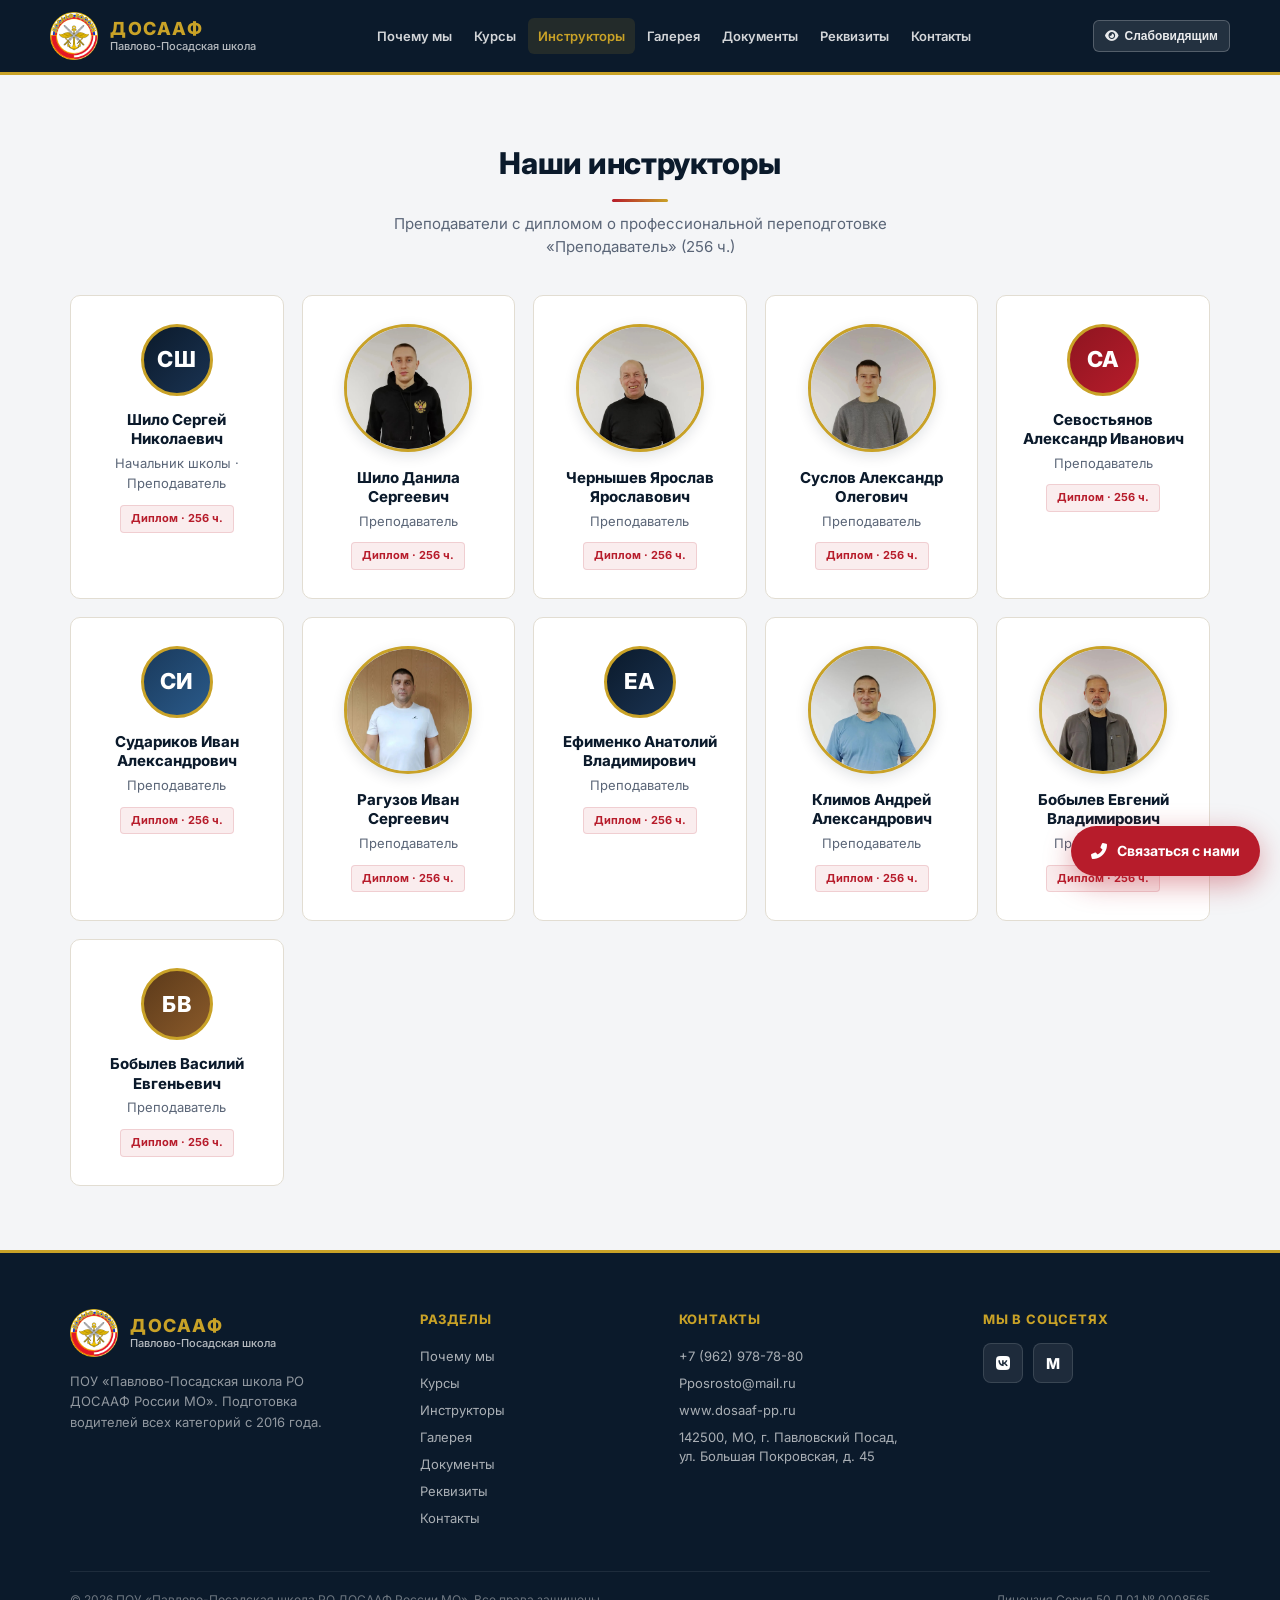
<file: instructors.html>
<!DOCTYPE html>
<html lang="ru">
<head>
  <meta charset="UTF-8">
  <meta name="viewport" content="width=device-width, initial-scale=1.0">
  <title>Инструкторы — ПОУ «Павлово-Посадская школа РО ДОСААФ России МО»</title>
  <link rel="preconnect" href="https://fonts.googleapis.com">
  <link rel="preconnect" href="https://fonts.gstatic.com" crossorigin>
  <link href="https://fonts.googleapis.com/css2?family=Inter:opsz,wght@14..32,400;14..32,500;14..32,600;14..32,700;14..32,800&display=swap" rel="stylesheet">
  <link rel="stylesheet" href="https://cdnjs.cloudflare.com/ajax/libs/font-awesome/6.0.0-beta3/css/all.min.css">
  <link rel="stylesheet" href="style.css">
</head>
<body>
  <header>
    <div class="container header-inner">
      <a href="index.html" class="logo">
        <img src="images/dosaaf-logo.png" alt="Логотип ДОСААФ">
        <div class="logo-text-block">
          <span class="logo-title">ДОСААФ</span>
          <span class="logo-sub">Павлово-Посадская школа</span>
        </div>
      </a>
      <nav class="nav-desktop">
        <a href="index.html">Почему мы</a>
        <a href="courses.html">Курсы</a>
        <a href="instructors.html" class="active">Инструкторы</a>
        <a href="gallery.html">Галерея</a>
        <a href="documents.html">Документы</a>
        <a href="requisites.html">Реквизиты</a>
        <a href="contacts.html">Контакты</a>
      </nav>
      <div class="header-actions">
<button type="button" class="a11y-toggle" id="a11yToggle" aria-pressed="false" title="Версия для слабовидящих">
        <i class="fas fa-eye" aria-hidden="true"></i>
        <span class="label">Слабовидящим</span>
      </button>
<button class="burger" id="burger" aria-label="Меню" aria-expanded="false">
        <span></span><span></span><span></span>
      </button>
      </div>
    </div>
    <div class="mobile-menu" id="mobileMenu">
      <nav class="mobile-nav">
        <a href="index.html">Почему мы</a>
        <a href="courses.html">Курсы</a>
        <a href="instructors.html" class="active">Инструкторы</a>
        <a href="gallery.html">Галерея</a>
        <a href="documents.html">Документы</a>
        <a href="requisites.html">Реквизиты</a>
        <a href="contacts.html">Контакты</a>
        <div class="mobile-nav-phone">
          <a href="tel:+79629787880"><i class="fas fa-phone-alt"></i> +7 (962) 978-78-80</a>
        </div>
      </nav>
    </div>
  </header>

  <section class="instructors">
    <div class="container">
      <h2 class="section-title">Наши инструкторы</h2>
      <p class="section-subtitle">Преподаватели с дипломом о профессиональной переподготовке «Преподаватель» (256 ч.)</p>

      <div class="instructors-grid">
        <div class="instructor-card reveal reveal-delay-1">
          <div class="instructor-avatar av-1">СШ</div>
          <h4>Шило Сергей Николаевич</h4>
          <p>Начальник школы · Преподаватель</p>
          <span class="instructor-exp">Диплом · 256 ч.</span>
        </div>

        <div class="instructor-card reveal reveal-delay-2">
          <div class="instructor-photo"><img src="images/instructors/shilo-ds.jpg" alt="Шило Данила Сергеевич" loading="lazy"></div>
          <h4>Шило Данила Сергеевич</h4>
          <p>Преподаватель</p>
          <span class="instructor-exp">Диплом · 256 ч.</span>
        </div>

        <div class="instructor-card reveal reveal-delay-3">
          <div class="instructor-photo"><img src="images/instructors/chernyshev.jpg" alt="Чернышев Ярослав Ярославович" loading="lazy"></div>
          <h4>Чернышев Ярослав Ярославович</h4>
          <p>Преподаватель</p>
          <span class="instructor-exp">Диплом · 256 ч.</span>
        </div>

        <div class="instructor-card reveal reveal-delay-4">
          <div class="instructor-photo"><img src="images/instructors/suslov.jpg" alt="Суслов Александр Олегович" loading="lazy"></div>
          <h4>Суслов Александр Олегович</h4>
          <p>Преподаватель</p>
          <span class="instructor-exp">Диплом · 256 ч.</span>
        </div>

        <div class="instructor-card reveal reveal-delay-1">
          <div class="instructor-avatar av-2">СА</div>
          <h4>Севостьянов Александр Иванович</h4>
          <p>Преподаватель</p>
          <span class="instructor-exp">Диплом · 256 ч.</span>
        </div>

        <div class="instructor-card reveal reveal-delay-2">
          <div class="instructor-avatar av-3">СИ</div>
          <h4>Судариков Иван Александрович</h4>
          <p>Преподаватель</p>
          <span class="instructor-exp">Диплом · 256 ч.</span>
        </div>

        <div class="instructor-card reveal reveal-delay-3">
          <div class="instructor-photo"><img src="images/instructors/raguzov.jpg" alt="Рагузов Иван Сергеевич" loading="lazy"></div>
          <h4>Рагузов Иван Сергеевич</h4>
          <p>Преподаватель</p>
          <span class="instructor-exp">Диплом · 256 ч.</span>
        </div>

        <div class="instructor-card reveal reveal-delay-4">
          <div class="instructor-avatar av-1">ЕА</div>
          <h4>Ефименко Анатолий Владимирович</h4>
          <p>Преподаватель</p>
          <span class="instructor-exp">Диплом · 256 ч.</span>
        </div>

        <div class="instructor-card reveal reveal-delay-1">
          <div class="instructor-photo"><img src="images/instructors/klimov.jpg" alt="Климов Андрей Александрович" loading="lazy"></div>
          <h4>Климов Андрей Александрович</h4>
          <p>Преподаватель</p>
          <span class="instructor-exp">Диплом · 256 ч.</span>
        </div>

        <div class="instructor-card reveal reveal-delay-2">
          <div class="instructor-photo"><img src="images/instructors/bobylev.jpg" alt="Бобылев Евгений Владимирович" loading="lazy"></div>
          <h4>Бобылев Евгений Владимирович</h4>
          <p>Преподаватель</p>
          <span class="instructor-exp">Диплом · 256 ч.</span>
        </div>

        <div class="instructor-card reveal reveal-delay-3">
          <div class="instructor-avatar av-4">БВ</div>
          <h4>Бобылев Василий Евгеньевич</h4>
          <p>Преподаватель</p>
          <span class="instructor-exp">Диплом · 256 ч.</span>
        </div>
      </div>
    </div>
  </section>

  <footer>
    <div class="container">
      <div class="footer-grid">
        <div class="footer-brand">
          <a href="index.html" class="logo">
            <img src="images/dosaaf-logo.png" alt="Логотип ДОСААФ">
            <div class="logo-text-block">
              <span class="logo-title">ДОСААФ</span>
              <span class="logo-sub">Павлово-Посадская школа</span>
            </div>
          </a>
          <p>ПОУ «Павлово-Посадская школа РО ДОСААФ России МО». Подготовка водителей всех категорий с 2016 года.</p>
        </div>
        <div class="footer-links">
          <h4>Разделы</h4>
                    <a href="index.html">Почему мы</a>
          <a href="courses.html">Курсы</a>
          <a href="instructors.html">Инструкторы</a>
          <a href="gallery.html">Галерея</a>
          <a href="documents.html">Документы</a>
          <a href="requisites.html">Реквизиты</a>
          <a href="contacts.html">Контакты</a>
</div>
        <div class="footer-links">
          <h4>Контакты</h4>
          <a href="tel:+79629787880">+7 (962) 978-78-80</a>
          <a href="mailto:Pposrosto@mail.ru">Pposrosto@mail.ru</a>
          <a href="https://www.dosaaf-pp.ru" target="_blank">www.dosaaf-pp.ru</a>
          <a href="contacts.html">142500, МО, г. Павловский Посад,<br>ул. Большая Покровская, д. 45</a>
        </div>
        <div class="footer-links">
          <h4>Мы в соцсетях</h4>
          <div class="footer-social">
            <a href="https://vk.ru/ppdosaaf" target="_blank" rel="noopener" aria-label="ВКонтакте"><i class="fab fa-vk"></i></a>
            <a href="https://max.ru/" target="_blank" rel="noopener" class="social-max" aria-label="MAX" title="MAX: +7 (962) 978-78-80"><span class="max-icon">M</span></a>
          </div>
        </div>
      </div>
      <div class="footer-bottom">
        <div>© 2026 ПОУ «Павлово-Посадская школа РО ДОСААФ России МО». Все права защищены.</div>
        <div>Лицензия Серия 50 Л 01 № 0008565</div>
      </div>
    </div>
  </footer>

  <script>
    (function () {
      const burger = document.getElementById('burger');
      const mobileMenu = document.getElementById('mobileMenu');
      if (burger && mobileMenu) {
        function closeMenu() {
          burger.classList.remove('active');
          mobileMenu.classList.remove('open');
          burger.setAttribute('aria-expanded', 'false');
          document.body.style.overflow = '';
        }
        function openMenu() {
          burger.classList.add('active');
          mobileMenu.classList.add('open');
          burger.setAttribute('aria-expanded', 'true');
          document.body.style.overflow = 'hidden';
        }
        burger.addEventListener('click', function () {
          mobileMenu.classList.contains('open') ? closeMenu() : openMenu();
        });
        mobileMenu.addEventListener('click', function (e) {
          if (e.target === mobileMenu) closeMenu();
        });
        mobileMenu.querySelectorAll('a').forEach(function (l) { l.addEventListener('click', closeMenu); });
        document.addEventListener('keydown', function (e) { if (e.key === 'Escape') closeMenu(); });
      }
      const header = document.querySelector('header');
      if (header) {
        window.addEventListener('scroll', function () {
          header.classList.toggle('scrolled', window.scrollY > 20);
        }, { passive: true });
      }
      const reveals = document.querySelectorAll('.reveal');
      if (reveals.length && 'IntersectionObserver' in window) {
        const io = new IntersectionObserver(function (entries) {
          entries.forEach(function (e) {
            if (e.isIntersecting) { e.target.classList.add('visible'); io.unobserve(e.target); }
          });
        }, { threshold: 0.12, rootMargin: '0px 0px -40px 0px' });
        reveals.forEach(function (el) { io.observe(el); });
      } else {
        reveals.forEach(function (el) { el.classList.add('visible'); });
      }
      // Accessibility — simple B/W toggle
      (function () {
        var btn = document.getElementById('a11yToggle');
        if (!btn) return;
        var KEY = 'dosaaf-a11y';
        function apply(on) {
          document.body.classList.toggle('a11y-mode', on);
          btn.setAttribute('aria-pressed', on ? 'true' : 'false');
          var label = btn.querySelector('.label');
          if (label) label.textContent = on ? 'Обычная' : 'Слабовидящим';
          try { localStorage.setItem(KEY, on ? '1' : '0'); } catch (e) {}
        }
        try { if (localStorage.getItem(KEY) === '1') apply(true); } catch (e) {}
        btn.addEventListener('click', function () {
          apply(!document.body.classList.contains('a11y-mode'));
        });
      })();


    })();
  </script>


  <a href="contacts.html" class="fab-contact" aria-label="Связаться с нами">
    <i class="fas fa-phone-alt"></i>
    <span>Связаться с нами</span>
  </a>

</body>
</html>
</file>
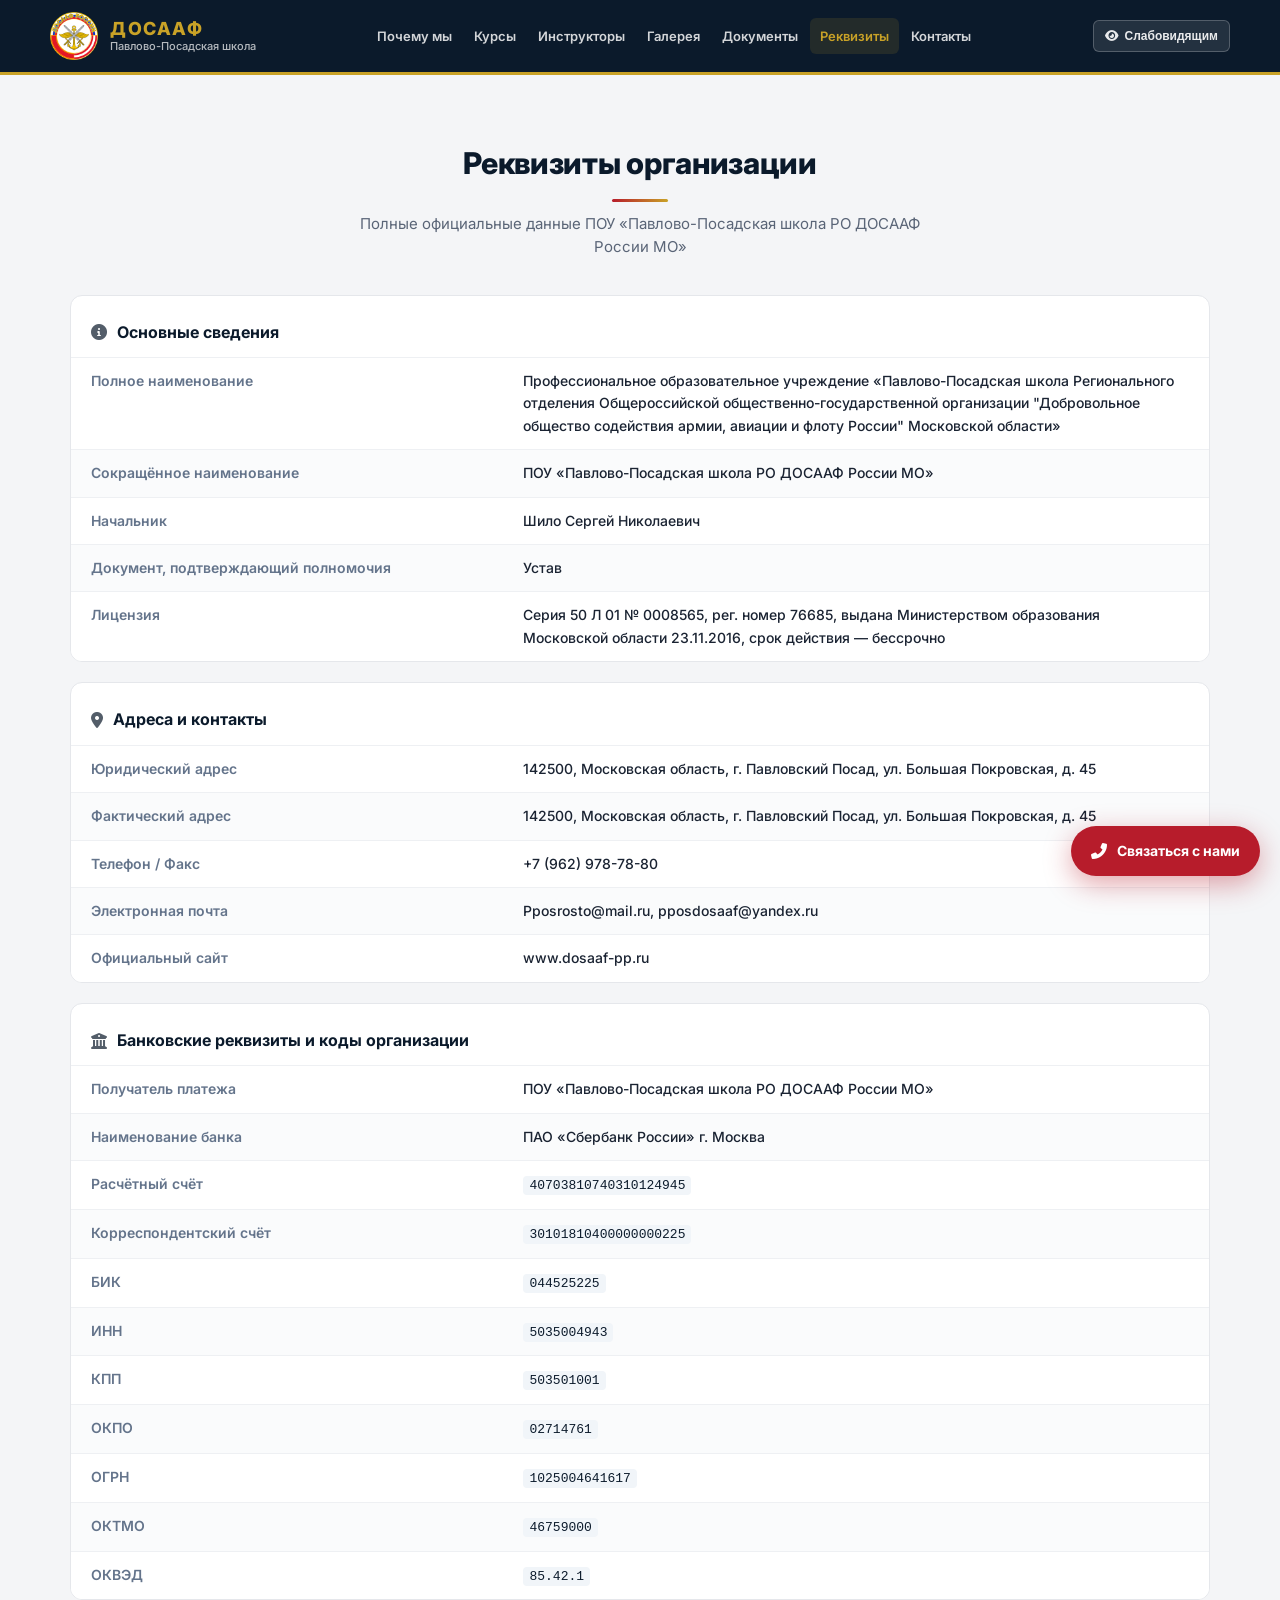
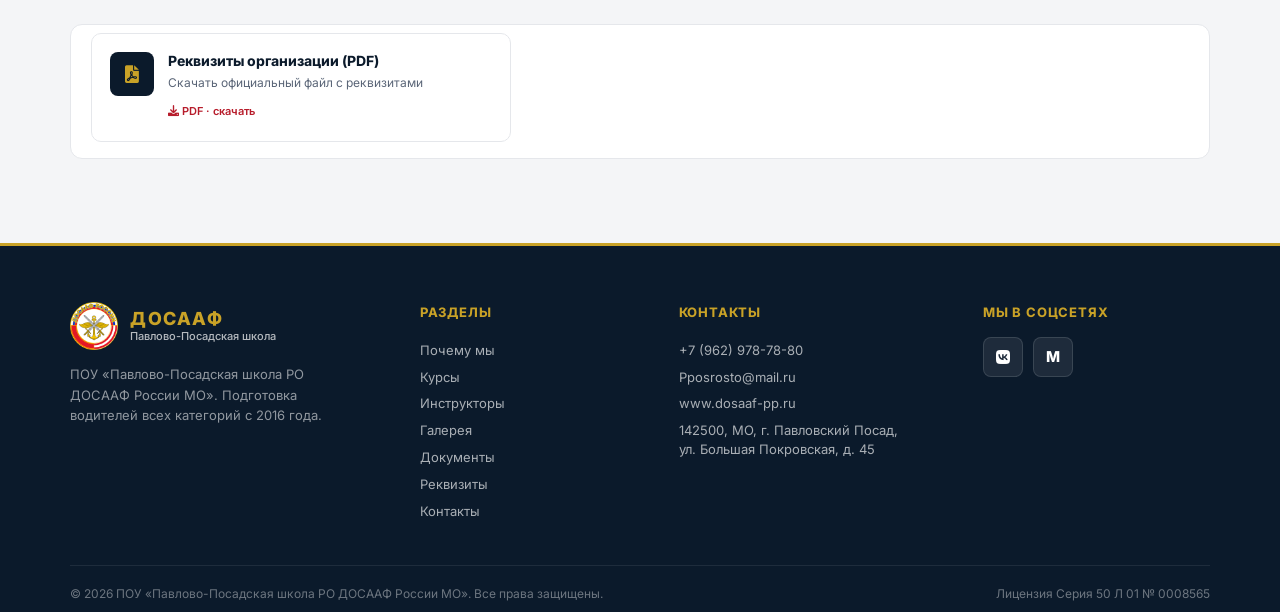
<file: requisites.html>
<!DOCTYPE html>
<html lang="ru">
<head>
  <meta charset="UTF-8">
  <meta name="viewport" content="width=device-width, initial-scale=1.0">
  <title>Реквизиты — ПОУ «Павлово-Посадская школа РО ДОСААФ России МО»</title>
  <link rel="preconnect" href="https://fonts.googleapis.com">
  <link rel="preconnect" href="https://fonts.gstatic.com" crossorigin>
  <link href="https://fonts.googleapis.com/css2?family=Inter:opsz,wght@14..32,400;14..32,500;14..32,600;14..32,700;14..32,800&display=swap" rel="stylesheet">
  <link rel="stylesheet" href="https://cdnjs.cloudflare.com/ajax/libs/font-awesome/6.0.0-beta3/css/all.min.css">
  <link rel="stylesheet" href="style.css">
</head>
<body>
  <header>
    <div class="container header-inner">
      <a href="index.html" class="logo">
        <img src="images/dosaaf-logo.png" alt="Логотип ДОСААФ">
        <div class="logo-text-block">
          <span class="logo-title">ДОСААФ</span>
          <span class="logo-sub">Павлово-Посадская школа</span>
        </div>
      </a>
      <nav class="nav-desktop">
        <a href="index.html">Почему мы</a>
        <a href="courses.html">Курсы</a>
        <a href="instructors.html">Инструкторы</a>
        <a href="gallery.html">Галерея</a>
        <a href="documents.html">Документы</a>
        <a href="requisites.html" class="active">Реквизиты</a>
        <a href="contacts.html">Контакты</a>
      </nav>
      <div class="header-actions">
<button type="button" class="a11y-toggle" id="a11yToggle" aria-pressed="false" title="Версия для слабовидящих">
        <i class="fas fa-eye" aria-hidden="true"></i>
        <span class="label">Слабовидящим</span>
      </button>
<button class="burger" id="burger" aria-label="Меню" aria-expanded="false">
        <span></span><span></span><span></span>
      </button>
      </div>
    </div>
    <div class="mobile-menu" id="mobileMenu">
      <nav class="mobile-nav">
        <a href="index.html">Почему мы</a>
        <a href="courses.html">Курсы</a>
        <a href="instructors.html">Инструкторы</a>
        <a href="gallery.html">Галерея</a>
        <a href="documents.html">Документы</a>
        <a href="requisites.html" class="active">Реквизиты</a>
        <a href="contacts.html">Контакты</a>
        <div class="mobile-nav-phone">
          <a href="tel:+79629787880"><i class="fas fa-phone-alt"></i> +7 (962) 978-78-80</a>
        </div>
      </nav>
    </div>
  </header>

  <section class="requisites">
    <div class="container">
      <h2 class="section-title">Реквизиты организации</h2>
      <p class="section-subtitle">Полные официальные данные ПОУ «Павлово-Посадская школа РО ДОСААФ России МО»</p>

      <!-- Основные сведения -->
      <div class="req-block">
        <h3 class="req-block-title"><i class="fas fa-info-circle"></i> Основные сведения</h3>
        <table class="req-table">
          <tbody>
            <tr>
              <td class="req-label">Полное наименование</td>
              <td>Профессиональное образовательное учреждение «Павлово-Посадская школа Регионального отделения Общероссийской общественно-государственной организации "Добровольное общество содействия армии, авиации и флоту России" Московской области»</td>
            </tr>
            <tr>
              <td class="req-label">Сокращённое наименование</td>
              <td>ПОУ «Павлово-Посадская школа РО ДОСААФ России МО»</td>
            </tr>
            <tr>
              <td class="req-label">Начальник</td>
              <td>Шило Сергей Николаевич</td>
            </tr>
            <tr>
              <td class="req-label">Документ, подтверждающий полномочия</td>
              <td>Устав</td>
            </tr>
            <tr>
              <td class="req-label">Лицензия</td>
              <td>Серия 50 Л 01 № 0008565, рег. номер 76685, выдана Министерством образования Московской области 23.11.2016, срок действия — бессрочно</td>
            </tr>
          </tbody>
        </table>
      </div>

      <!-- Адреса и контакты -->
      <div class="req-block">
        <h3 class="req-block-title"><i class="fas fa-map-marker-alt"></i> Адреса и контакты</h3>
        <table class="req-table">
          <tbody>
            <tr>
              <td class="req-label">Юридический адрес</td>
              <td>142500, Московская область, г. Павловский Посад, ул. Большая Покровская, д. 45</td>
            </tr>
            <tr>
              <td class="req-label">Фактический адрес</td>
              <td>142500, Московская область, г. Павловский Посад, ул. Большая Покровская, д. 45</td>
            </tr>
            <tr>
              <td class="req-label">Телефон / Факс</td>
              <td><a href="tel:+79629787880">+7 (962) 978-78-80</a></td>
            </tr>
            <tr>
              <td class="req-label">Электронная почта</td>
              <td><a href="mailto:Pposrosto@mail.ru">Pposrosto@mail.ru</a>, <a href="mailto:pposdosaaf@yandex.ru">pposdosaaf@yandex.ru</a></td>
            </tr>
            <tr>
              <td class="req-label">Официальный сайт</td>
              <td><a href="https://www.dosaaf-pp.ru" target="_blank">www.dosaaf-pp.ru</a></td>
            </tr>
          </tbody>
        </table>
      </div>

      <!-- Банковские реквизиты и коды организации (единый блок) -->
      <div class="req-block">
        <h3 class="req-block-title"><i class="fas fa-university"></i> Банковские реквизиты и коды организации</h3>

        <table class="req-table">
          <tbody>
            <tr>
              <td class="req-label">Получатель платежа</td>
              <td>ПОУ «Павлово-Посадская школа РО ДОСААФ России МО»</td>
            </tr>
            <tr>
              <td class="req-label">Наименование банка</td>
              <td>ПАО «Сбербанк России» г. Москва</td>
            </tr>
            <tr>
              <td class="req-label">Расчётный счёт</td>
              <td><code>40703810740310124945</code></td>
            </tr>
            <tr>
              <td class="req-label">Корреспондентский счёт</td>
              <td><code>30101810400000000225</code></td>
            </tr>
            <tr>
              <td class="req-label">БИК</td>
              <td><code>044525225</code></td>
            </tr>
            <tr>
              <td class="req-label">ИНН</td>
              <td><code>5035004943</code></td>
            </tr>
            <tr>
              <td class="req-label">КПП</td>
              <td><code>503501001</code></td>
            </tr>
            <tr>
              <td class="req-label">ОКПО</td>
              <td><code>02714761</code></td>
            </tr>
            <tr>
              <td class="req-label">ОГРН</td>
              <td><code>1025004641617</code></td>
            </tr>
            <tr>
              <td class="req-label">ОКТМО</td>
              <td><code>46759000</code></td>
            </tr>
            <tr>
              <td class="req-label">ОКВЭД</td>
              <td><code>85.42.1</code></td>
            </tr>
          </tbody>
        </table>
      </div>


      <div class="req-block reveal" style="margin-top: 24px;">
        <a href="documents/requisites.pdf" target="_blank" class="doc-card" style="display:flex; max-width:420px;">
          <div class="doc-icon"><i class="fas fa-file-pdf"></i></div>
          <div class="doc-body">
            <h4>Реквизиты организации (PDF)</h4>
            <p>Скачать официальный файл с реквизитами</p>
            <span class="doc-meta"><i class="fas fa-download"></i> PDF · скачать</span>
          </div>
        </a>
      </div>
    </div>
  </section>

  <footer>
    <div class="container">
      <div class="footer-grid">
        <div class="footer-brand">
          <a href="index.html" class="logo">
            <img src="images/dosaaf-logo.png" alt="Логотип ДОСААФ">
            <div class="logo-text-block">
              <span class="logo-title">ДОСААФ</span>
              <span class="logo-sub">Павлово-Посадская школа</span>
            </div>
          </a>
          <p>ПОУ «Павлово-Посадская школа РО ДОСААФ России МО». Подготовка водителей всех категорий с 2016 года.</p>
        </div>
        <div class="footer-links">
          <h4>Разделы</h4>
                              <a href="index.html">Почему мы</a>
          <a href="courses.html">Курсы</a>
          <a href="instructors.html">Инструкторы</a>
          <a href="gallery.html">Галерея</a>
          <a href="documents.html">Документы</a>
          <a href="requisites.html">Реквизиты</a>
          <a href="contacts.html">Контакты</a>
</div>
        <div class="footer-links">
          <h4>Контакты</h4>
          <a href="tel:+79629787880">+7 (962) 978-78-80</a>
          <a href="mailto:Pposrosto@mail.ru">Pposrosto@mail.ru</a>
          <a href="https://www.dosaaf-pp.ru" target="_blank">www.dosaaf-pp.ru</a>
          <a href="contacts.html">142500, МО, г. Павловский Посад,<br>ул. Большая Покровская, д. 45</a>
        </div>
        <div class="footer-links">
          <h4>Мы в соцсетях</h4>
          <div class="footer-social">
            <a href="https://vk.ru/ppdosaaf" target="_blank" rel="noopener" aria-label="ВКонтакте"><i class="fab fa-vk"></i></a>
            <a href="https://max.ru/" target="_blank" rel="noopener" class="social-max" aria-label="MAX" title="MAX: +7 (962) 978-78-80"><span class="max-icon">M</span></a>
          </div>
        </div>
      </div>
      <div class="footer-bottom">
        <div>© 2026 ПОУ «Павлово-Посадская школа РО ДОСААФ России МО». Все права защищены.</div>
        <div>Лицензия Серия 50 Л 01 № 0008565</div>
      </div>
    </div>
  </footer>


  <script>
    (function () {
      const burger = document.getElementById('burger');
      const mobileMenu = document.getElementById('mobileMenu');
      if (burger && mobileMenu) {
        function closeMenu() {
          burger.classList.remove('active');
          mobileMenu.classList.remove('open');
          burger.setAttribute('aria-expanded', 'false');
          document.body.style.overflow = '';
        }
        function openMenu() {
          burger.classList.add('active');
          mobileMenu.classList.add('open');
          burger.setAttribute('aria-expanded', 'true');
          document.body.style.overflow = 'hidden';
        }
        burger.addEventListener('click', function () {
          mobileMenu.classList.contains('open') ? closeMenu() : openMenu();
        });
        mobileMenu.addEventListener('click', function (e) {
          if (e.target === mobileMenu) closeMenu();
        });
        mobileMenu.querySelectorAll('a').forEach(function (l) { l.addEventListener('click', closeMenu); });
        document.addEventListener('keydown', function (e) { if (e.key === 'Escape') closeMenu(); });
      }
      const header = document.querySelector('header');
      if (header) {
        window.addEventListener('scroll', function () {
          header.classList.toggle('scrolled', window.scrollY > 20);
        }, { passive: true });
      }
      const reveals = document.querySelectorAll('.reveal');
      if (reveals.length && 'IntersectionObserver' in window) {
        const io = new IntersectionObserver(function (entries) {
          entries.forEach(function (e) {
            if (e.isIntersecting) { e.target.classList.add('visible'); io.unobserve(e.target); }
          });
        }, { threshold: 0.12, rootMargin: '0px 0px -40px 0px' });
        reveals.forEach(function (el) { io.observe(el); });
      } else {
        reveals.forEach(function (el) { el.classList.add('visible'); });
      }
      // Accessibility — simple B/W toggle
      (function () {
        var btn = document.getElementById('a11yToggle');
        if (!btn) return;
        var KEY = 'dosaaf-a11y';
        function apply(on) {
          document.body.classList.toggle('a11y-mode', on);
          btn.setAttribute('aria-pressed', on ? 'true' : 'false');
          var label = btn.querySelector('.label');
          if (label) label.textContent = on ? 'Обычная' : 'Слабовидящим';
          try { localStorage.setItem(KEY, on ? '1' : '0'); } catch (e) {}
        }
        try { if (localStorage.getItem(KEY) === '1') apply(true); } catch (e) {}
        btn.addEventListener('click', function () {
          apply(!document.body.classList.contains('a11y-mode'));
        });
      })();


    })();
  </script>


  <a href="contacts.html" class="fab-contact" aria-label="Связаться с нами">
    <i class="fas fa-phone-alt"></i>
    <span>Связаться с нами</span>
  </a>

</body>
</html>
</file>
<file: style.css>
/* ===== DOSAAF — патриотичный дизайн ===== */
:root {
  --navy: #0b1a2b;
  --navy-mid: #12263d;
  --navy-light: #1a3352;
  --red: #b71c2b;
  --red-deep: #8e1520;
  --gold: #c9a227;
  --gold-light: #e0c04a;
  --cream: #f5f2ea;
  --off-white: #f8f7f4;
  --text: #1a2332;
  --text-muted: #5a6577;
  --border: #e2ddd2;
  --white: #ffffff;
  --shadow: 0 8px 28px rgba(11, 26, 43, 0.1);
  --radius: 10px;
}

* {
  margin: 0;
  padding: 0;
  box-sizing: border-box;
}

html {
  scroll-behavior: smooth;
}


img, video, iframe {
  max-width: 100%;
  height: auto;
}

.header-inner > * {
  min-width: 0;
}

.feature-card,
.course-card,
.instructor-card,
.doc-card,
.contact-card {
  overflow: hidden;
  word-wrap: break-word;
  overflow-wrap: break-word;
}

body {
  font-family: 'Inter', system-ui, -apple-system, sans-serif;
  background: #f4f5f7;
  color: var(--text);
  line-height: 1.6;
  overflow-x: hidden;
}

.container {
  max-width: 1180px;
  margin: 0 auto;
  padding: 0 20px;
}

img {
  max-width: 100%;
  display: block;
}

a {
  color: inherit;
  text-decoration: none;
}

/* ===== Animations ===== */
@keyframes fadeUp {
  from { opacity: 0; transform: translateY(22px); }
  to { opacity: 1; transform: translateY(0); }
}

@keyframes fadeIn {
  from { opacity: 0; }
  to { opacity: 1; }
}

.reveal {
  opacity: 0;
  transform: translateY(20px);
  transition: opacity 0.55s ease, transform 0.55s ease;
}

.reveal.visible {
  opacity: 1;
  transform: translateY(0);
}

.reveal-delay-1 { transition-delay: 0.05s; }
.reveal-delay-2 { transition-delay: 0.1s; }
.reveal-delay-3 { transition-delay: 0.15s; }
.reveal-delay-4 { transition-delay: 0.2s; }
.reveal-delay-5 { transition-delay: 0.25s; }
.reveal-delay-6 { transition-delay: 0.3s; }

/* ===== Header ===== */
header {
  position: sticky;
  top: 0;
  z-index: 1000;
  background: var(--navy);
  border-bottom: 3px solid var(--gold);
  padding: 0;
  transition: box-shadow 0.25s ease;
}

header.scrolled {
  box-shadow: 0 6px 24px rgba(0, 0, 0, 0.25);
}

.header-inner {
  display: flex;
  align-items: center;
  justify-content: space-between;
  gap: 12px;
  min-height: 72px;
  padding: 10px 0;
  flex-wrap: nowrap;
}

.header-actions {
  display: flex;
  align-items: center;
  gap: 8px;
  flex-shrink: 0;
  margin-left: auto;
}

.logo {
  display: flex;
  align-items: center;
  gap: 12px;
  flex-shrink: 0;
}

.logo img {
  width: 48px;
  height: 48px;
  object-fit: contain;
}

.logo-text-block {
  display: flex;
  flex-direction: column;
  line-height: 1.15;
}

.logo-title {
  font-size: 18px;
  font-weight: 800;
  letter-spacing: 1.5px;
  color: var(--gold);
  text-transform: uppercase;
}

.logo-sub {
  font-size: 11px;
  font-weight: 500;
  color: rgba(255, 255, 255, 0.7);
  max-width: 160px;
}

.nav-desktop {
  display: flex;
  align-items: center;
  gap: 2px;
  flex-wrap: nowrap;
  justify-content: center;
  flex: 1;
  min-width: 0;
  overflow: hidden;
}

.nav-desktop a {
  font-size: 13px;
  font-weight: 600;
  color: rgba(255, 255, 255, 0.82);
  padding: 8px 10px;
  border-radius: 6px;
  transition: color 0.2s, background 0.2s;
  white-space: nowrap;
}

.nav-desktop a:hover {
  color: var(--gold-light);
  background: rgba(255, 255, 255, 0.06);
}

.nav-desktop a.active {
  color: var(--gold);
  background: rgba(201, 162, 39, 0.12);
}

.header-phone {
  display: flex;
  align-items: center;
  gap: 8px;
  font-size: 14px;
  font-weight: 700;
  color: var(--white);
  background: var(--red);
  padding: 10px 16px;
  border-radius: 6px;
  transition: background 0.2s, transform 0.15s;
  white-space: nowrap;
  flex-shrink: 0;
}

.header-phone i {
  font-size: 13px;
}

.header-phone:hover {
  background: var(--red-deep);
  transform: translateY(-1px);
}

/* Burger */
.burger {
  display: none;
  flex-direction: column;
  justify-content: center;
  gap: 5px;
  width: 42px;
  height: 42px;
  background: transparent;
  border: 1px solid rgba(255, 255, 255, 0.25);
  border-radius: 6px;
  cursor: pointer;
  padding: 10px;
}

.burger span {
  display: block;
  height: 2px;
  background: var(--gold);
  border-radius: 2px;
  transition: transform 0.25s, opacity 0.25s;
}

.burger.active span:nth-child(1) {
  transform: translateY(7px) rotate(45deg);
}

.burger.active span:nth-child(2) {
  opacity: 0;
}

.burger.active span:nth-child(3) {
  transform: translateY(-7px) rotate(-45deg);
}

.mobile-menu {
  display: none;
  position: fixed;
  inset: 0;
  top: 72px;
  background: rgba(11, 26, 43, 0.96);
  z-index: 999;
  opacity: 0;
  pointer-events: none;
  transition: opacity 0.25s;
  overflow-y: auto;
}

.mobile-menu.open {
  display: block;
  opacity: 1;
  pointer-events: auto;
}

.mobile-nav {
  display: flex;
  flex-direction: column;
  padding: 24px 20px 40px;
  gap: 4px;
}

.mobile-nav a {
  font-size: 17px;
  font-weight: 600;
  color: rgba(255, 255, 255, 0.9);
  padding: 14px 16px;
  border-radius: 8px;
  border-bottom: 1px solid rgba(255, 255, 255, 0.06);
}

.mobile-nav a.active,
.mobile-nav a:hover {
  color: var(--gold);
  background: rgba(201, 162, 39, 0.1);
}

.mobile-nav-phone {
  margin-top: 20px;
  padding-top: 16px;
}

.mobile-nav-phone a {
  display: flex;
  align-items: center;
  gap: 10px;
  background: var(--red);
  color: white !important;
  justify-content: center;
  border: none !important;
  font-weight: 700;
}

/* ===== Hero ===== */
.hero {
  position: relative;
  background: linear-gradient(135deg, var(--navy) 0%, var(--navy-mid) 45%, #1a2f4a 100%);
  color: var(--white);
  padding: 72px 0 80px;
  overflow: hidden;
}

.hero::before {
  content: "";
  position: absolute;
  inset: 0;
  background:
    linear-gradient(90deg, transparent 0%, rgba(201, 162, 39, 0.03) 50%, transparent 100%),
    repeating-linear-gradient(
      -45deg,
      transparent,
      transparent 40px,
      rgba(255, 255, 255, 0.015) 40px,
      rgba(255, 255, 255, 0.015) 41px
    );
  pointer-events: none;
}

.hero::after {
  content: "";
  position: absolute;
  left: 0;
  right: 0;
  bottom: 0;
  height: 4px;
  background: linear-gradient(90deg, var(--red) 0%, var(--gold) 50%, var(--red) 100%);
}

.hero-grid {
  position: relative;
  z-index: 1;
}

.hero-content {
  max-width: 720px;
}

.hero-badge {
  display: inline-flex;
  align-items: center;
  gap: 8px;
  font-size: 12px;
  font-weight: 700;
  letter-spacing: 0.6px;
  text-transform: uppercase;
  color: var(--navy);
  background: var(--gold);
  padding: 8px 14px;
  border-radius: 4px;
  margin-bottom: 22px;
}

.hero-title {
  font-size: 42px;
  font-weight: 800;
  line-height: 1.15;
  letter-spacing: -0.5px;
  margin-bottom: 18px;
  color: var(--white);
}

.hero-title span {
  color: var(--gold);
}

.hero-text {
  font-size: 17px;
  line-height: 1.65;
  color: rgba(255, 255, 255, 0.82);
  margin-bottom: 28px;
  max-width: 560px;
}

.hero-stats {
  display: flex;
  flex-wrap: wrap;
  gap: 28px;
  margin-bottom: 32px;
  padding: 20px 0;
  border-top: 1px solid rgba(255, 255, 255, 0.1);
  border-bottom: 1px solid rgba(255, 255, 255, 0.1);
}

.stat-item h3 {
  font-size: 28px;
  font-weight: 800;
  color: var(--gold);
  line-height: 1.1;
}

.stat-item p {
  font-size: 13px;
  color: rgba(255, 255, 255, 0.65);
  margin-top: 4px;
}

.hero-buttons {
  display: flex;
  flex-wrap: wrap;
  gap: 12px;
}

/* ===== Buttons ===== */
.btn {
  display: inline-flex;
  align-items: center;
  justify-content: center;
  gap: 8px;
  font-size: 15px;
  font-weight: 700;
  padding: 14px 24px;
  border-radius: 6px;
  background: var(--red);
  color: var(--white);
  border: 2px solid var(--red);
  cursor: pointer;
  transition: background 0.2s, transform 0.15s, box-shadow 0.2s;
}

.btn:hover {
  background: var(--red-deep);
  border-color: var(--red-deep);
  transform: translateY(-2px);
  box-shadow: 0 8px 20px rgba(183, 28, 43, 0.35);
}

.btn:active {
  transform: translateY(0);
}

.btn-outline {
  background: transparent;
  color: var(--white);
  border-color: rgba(255, 255, 255, 0.45);
}

.btn-outline:hover {
  background: rgba(255, 255, 255, 0.08);
  border-color: var(--gold);
  color: var(--gold);
  box-shadow: none;
}

/* Outline on light backgrounds */
.course-card .btn-outline,
.price-note .btn-outline,
section:not(.hero) .btn-outline {
  color: var(--navy);
  border-color: var(--navy);
}

.course-card .btn-outline:hover,
section:not(.hero) .btn-outline:hover {
  background: var(--navy);
  color: var(--white);
  border-color: var(--navy);
}

/* ===== Sections ===== */
.section-title {
  font-size: 30px;
  font-weight: 800;
  color: var(--navy);
  text-align: center;
  margin-bottom: 10px;
  position: relative;
  letter-spacing: -0.3px;
}

.section-title::after {
  content: "";
  display: block;
  width: 56px;
  height: 3px;
  background: linear-gradient(90deg, var(--red), var(--gold));
  margin: 12px auto 0;
  border-radius: 2px;
}

.section-subtitle {
  text-align: center;
  font-size: 15px;
  color: var(--text-muted);
  max-width: 560px;
  margin: 0 auto 36px;
  line-height: 1.55;
}

/* ===== Features ===== */
.features {
  padding: 64px 0;
  background: #f4f5f7;
}

.features-grid {
  display: grid;
  grid-template-columns: repeat(3, 1fr);
  gap: 18px;
}

.feature-card {
  background: #ffffff;
  border: 1px solid #e5e7eb;
  border-top: 3px solid var(--red);
  border-radius: 12px;
  padding: 26px 22px;
  transition: transform 0.25s, box-shadow 0.25s;
}

.feature-card:hover {
  transform: translateY(-4px);
  box-shadow: var(--shadow);
  border-top-color: var(--gold);
}

.feature-icon {
  width: 48px;
  height: 48px;
  display: flex;
  align-items: center;
  justify-content: center;
  background: var(--navy);
  color: var(--gold);
  border-radius: 8px;
  font-size: 20px;
  margin-bottom: 16px;
}

.feature-card h3 {
  font-size: 17px;
  font-weight: 750;
  color: var(--navy);
  margin-bottom: 8px;
}

.feature-card p {
  font-size: 14px;
  color: var(--text-muted);
  line-height: 1.55;
}

/* ===== Courses ===== */
.courses {
  padding: 64px 0;
  background: #f4f5f7;
}

.courses-grid {
  display: grid;
  grid-template-columns: repeat(auto-fit, minmax(250px, 1fr));
  gap: 20px;
  margin-bottom: 28px;
}

.course-card {
  background: var(--white);
  border: 1px solid var(--border);
  border-radius: var(--radius);
  padding: 28px 24px;
  display: flex;
  flex-direction: column;
  transition: transform 0.25s, box-shadow 0.25s;
  position: relative;
  overflow: hidden;
}

.course-card::before {
  content: "";
  position: absolute;
  top: 0;
  left: 0;
  right: 0;
  height: 3px;
  background: linear-gradient(90deg, var(--red), var(--gold));
}

.course-card:hover {
  transform: translateY(-4px);
  box-shadow: var(--shadow);
}

.course-tag {
  display: inline-block;
  font-size: 11px;
  font-weight: 700;
  letter-spacing: 0.5px;
  text-transform: uppercase;
  color: var(--red);
  background: rgba(183, 28, 43, 0.08);
  padding: 5px 10px;
  border-radius: 4px;
  margin-bottom: 14px;
  width: fit-content;
}

.course-card h3 {
  font-size: 18px;
  font-weight: 750;
  color: var(--navy);
  margin-bottom: 12px;
}

.course-price {
  font-size: 28px;
  font-weight: 800;
  color: var(--navy);
  margin-bottom: 12px;
}

.course-price small {
  font-size: 13px;
  font-weight: 500;
  color: var(--text-muted);
}

.course-desc {
  font-size: 14px;
  color: var(--text-muted);
  margin-bottom: 20px;
  flex-grow: 1;
}

.course-card .btn {
  width: 100%;
}

.price-note {
  background: var(--navy);
  color: rgba(255, 255, 255, 0.9);
  border-radius: var(--radius);
  padding: 20px 24px;
  border-left: 4px solid var(--gold);
}

.price-note p {
  font-size: 14px;
  line-height: 1.6;
}

.price-note a {
  color: var(--gold-light);
  text-decoration: underline;
  text-underline-offset: 2px;
}

.price-note strong {
  color: var(--white);
}

/* ===== Instructors ===== */
.instructors {
  padding: 64px 0;
  background: #f4f5f7;
}

.instructors-grid {
  display: grid;
  grid-template-columns: repeat(auto-fill, minmax(200px, 1fr));
  gap: 18px;
}

.instructor-card {
  background: var(--white);
  border: 1px solid var(--border);
  border-radius: var(--radius);
  padding: 28px 20px;
  text-align: center;
  transition: transform 0.25s, box-shadow 0.25s;
}

.instructor-card:hover {
  transform: translateY(-3px);
  box-shadow: var(--shadow);
}

.instructor-avatar {
  width: 72px;
  height: 72px;
  border-radius: 50%;
  margin: 0 auto 14px;
  display: flex;
  align-items: center;
  justify-content: center;
  font-size: 22px;
  font-weight: 800;
  color: var(--white);
  border: 3px solid var(--gold);
  letter-spacing: 0.5px;
}

.av-1 { background: linear-gradient(135deg, var(--navy), var(--navy-light)); }
.av-2 { background: linear-gradient(135deg, var(--red-deep), var(--red)); }
.av-3 { background: linear-gradient(135deg, #1a3a5c, #2a5a8a); }
.av-4 { background: linear-gradient(135deg, #5c3a1a, #8a5a2a); }

.instructor-card h4 {
  font-size: 15px;
  font-weight: 750;
  color: var(--navy);
  margin-bottom: 4px;
  line-height: 1.3;
}

.instructor-card p {
  font-size: 13px;
  color: var(--text-muted);
  margin-bottom: 10px;
}

.instructor-exp {
  display: inline-block;
  font-size: 11px;
  font-weight: 700;
  color: var(--red);
  background: rgba(183, 28, 43, 0.08);
  padding: 4px 10px;
  border-radius: 4px;
  border: 1px solid rgba(183, 28, 43, 0.15);
}

/* ===== Gallery ===== */
.gallery {
  padding: 64px 0;
  background: #f4f5f7;
  min-height: 50vh;
}

.gallery-group-title {
  font-size: 18px;
  font-weight: 750;
  color: var(--navy);
  margin: 32px 0 16px;
  display: flex;
  align-items: center;
  gap: 10px;
}

.gallery-group-title:first-of-type {
  margin-top: 4px;
}

.gallery-group-title i {
  color: var(--red);
}

.gallery-grid {
  display: grid;
  grid-template-columns: repeat(auto-fill, minmax(260px, 1fr));
  gap: 14px;
}

.gallery-item {
  margin: 0;
  border-radius: 8px;
  overflow: hidden;
  background: #ddd;
  aspect-ratio: 4 / 3;
  border: 2px solid var(--border);
  transition: transform 0.25s, box-shadow 0.25s, border-color 0.25s;
}

.gallery-item:hover {
  transform: translateY(-3px);
  box-shadow: var(--shadow);
  border-color: var(--gold);
}

.gallery-item img {
  width: 100%;
  height: 100%;
  object-fit: cover;
}

/* ===== Documents ===== */
.documents {
  padding: 64px 0;
  background: #f4f5f7;
}

.docs-group-title {
  font-size: 18px;
  font-weight: 750;
  color: var(--navy);
  margin: 36px 0 16px;
  display: flex;
  align-items: center;
  gap: 10px;
}

.docs-group-title:first-of-type {
  margin-top: 4px;
}

.docs-group-title i {
  color: var(--red);
}

.docs-grid {
  display: grid;
  grid-template-columns: repeat(auto-fill, minmax(280px, 1fr));
  gap: 14px;
}

.doc-card {
  display: flex;
  gap: 14px;
  background: var(--white);
  border: 1px solid var(--border);
  border-radius: var(--radius);
  padding: 18px;
  transition: transform 0.2s, box-shadow 0.2s, border-color 0.2s;
}

.doc-card:hover {
  transform: translateY(-2px);
  box-shadow: var(--shadow);
  border-color: var(--gold);
}

.doc-icon {
  width: 44px;
  height: 44px;
  flex-shrink: 0;
  display: flex;
  align-items: center;
  justify-content: center;
  background: var(--navy);
  color: var(--gold);
  border-radius: 8px;
  font-size: 18px;
}

.doc-body h4 {
  font-size: 14px;
  font-weight: 750;
  color: var(--navy);
  margin-bottom: 4px;
  line-height: 1.3;
}

.doc-body p {
  font-size: 12px;
  color: var(--text-muted);
  margin-bottom: 6px;
  line-height: 1.4;
}

.doc-meta {
  font-size: 11px;
  font-weight: 600;
  color: var(--red);
}

.docs-note {
  margin-top: 28px;
  padding: 16px 20px;
  background: rgba(201, 162, 39, 0.1);
  border-left: 4px solid var(--gold);
  border-radius: 0 var(--radius) var(--radius) 0;
  font-size: 14px;
  color: var(--text-muted);
}

/* ===== Requisites ===== */
.requisites {
  padding: 64px 0;
  background: #f4f5f7;
}

.req-table {
  width: 100%;
  border-collapse: collapse;
  background: var(--white);
  border-radius: var(--radius);
  overflow: hidden;
  border: 1px solid var(--border);
  box-shadow: var(--shadow);
}

.req-table th,
.req-table td {
  padding: 14px 18px;
  text-align: left;
  border-bottom: 1px solid var(--border);
  font-size: 14px;
}

.req-table th {
  background: var(--navy);
  color: var(--gold);
  font-weight: 700;
  width: 40%;
}

.req-table td {
  color: var(--text);
  font-weight: 500;
}

.req-table tr:last-child th,
.req-table tr:last-child td {
  border-bottom: none;
}

.req-table tr:nth-child(even) td {
  background: rgba(245, 242, 234, 0.5);
}


/* Requisites blocks */
.req-block {
  margin-bottom: 28px;
}

.req-block-title {
  font-size: 17px;
  font-weight: 750;
  color: var(--navy);
  margin-bottom: 12px;
  display: flex;
  align-items: center;
  gap: 10px;
}

.req-block-title i {
  color: var(--red);
}

.req-table .req-label,
.req-table td.req-label {
  background: var(--navy);
  color: var(--gold);
  font-weight: 700;
  width: 36%;
  vertical-align: top;
}

.req-table code {
  font-family: ui-monospace, monospace;
  font-size: 13px;
  background: rgba(11, 26, 43, 0.06);
  padding: 2px 6px;
  border-radius: 4px;
}

/* ===== Contacts ===== */
.contacts {
  padding: 64px 0;
  background: #f4f5f7;
}

.contacts-grid {
  display: grid;
  grid-template-columns: repeat(auto-fit, minmax(260px, 1fr));
  gap: 18px;
}

.contact-card {
  background: var(--white);
  border: 1px solid var(--border);
  border-radius: var(--radius);
  padding: 28px 24px;
  transition: transform 0.2s, box-shadow 0.2s;
}

.contact-card:hover {
  transform: translateY(-3px);
  box-shadow: var(--shadow);
}

.contact-card .contact-icon {
  width: 48px;
  height: 48px;
  display: flex;
  align-items: center;
  justify-content: center;
  background: var(--navy);
  color: var(--gold);
  border-radius: 8px;
  font-size: 20px;
  margin-bottom: 16px;
}

.contact-card h3 {
  font-size: 16px;
  font-weight: 750;
  color: var(--navy);
  margin-bottom: 8px;
}

.contact-card p,
.contact-card a {
  font-size: 14px;
  color: var(--text-muted);
  line-height: 1.5;
}

.contact-card a:hover {
  color: var(--red);
}

/* ===== Footer ===== */
footer {
  background: var(--navy);
  color: rgba(255, 255, 255, 0.75);
  padding: 56px 0 0;
  border-top: 3px solid var(--gold);
}

.footer-grid {
  display: grid;
  grid-template-columns: 1.4fr 1fr 1.2fr 1fr;
  gap: 32px;
  padding-bottom: 40px;
}

.footer-brand .logo {
  margin-bottom: 14px;
}

.footer-brand p {
  font-size: 13px;
  line-height: 1.6;
  color: rgba(255, 255, 255, 0.55);
  max-width: 280px;
}

.footer-links h4 {
  font-size: 13px;
  font-weight: 750;
  color: var(--gold);
  text-transform: uppercase;
  letter-spacing: 0.8px;
  margin-bottom: 14px;
}

.footer-links a {
  display: block;
  font-size: 13px;
  color: rgba(255, 255, 255, 0.65);
  padding: 4px 0;
  transition: color 0.2s;
  line-height: 1.45;
}

.footer-links a:hover {
  color: var(--gold-light);
}

.footer-social {
  display: flex;
  gap: 10px;
  margin-top: 4px;
}

.footer-social a {
  width: 40px;
  height: 40px;
  display: flex;
  align-items: center;
  justify-content: center;
  background: rgba(255, 255, 255, 0.08);
  border: 1px solid rgba(255, 255, 255, 0.12);
  border-radius: 8px;
  color: var(--white);
  font-size: 16px;
  padding: 0;
  transition: background 0.2s, border-color 0.2s, color 0.2s;
}

.footer-social a:hover {
  background: var(--red);
  border-color: var(--red);
  color: var(--white);
}

.social-max .max-icon {
  font-family: 'Inter', sans-serif;
  font-weight: 800;
  font-size: 15px;
  color: inherit;
}

.footer-bottom {
  border-top: 1px solid rgba(255, 255, 255, 0.08);
  padding: 18px 0;
  display: flex;
  flex-wrap: wrap;
  justify-content: space-between;
  gap: 10px;
  font-size: 12px;
  color: rgba(255, 255, 255, 0.4);
}

/* ===== Responsive ===== */
@media (max-width: 1100px) {
  .nav-desktop a {
    font-size: 12px;
    padding: 6px 8px;
  }
}

@media (max-width: 992px) {
  .nav-desktop { display: none; }
  .burger { display: flex; }
  .header-phone { display: none; }
  .features-grid { grid-template-columns: repeat(2, 1fr); }
  .footer-grid { grid-template-columns: 1fr 1fr; gap: 28px; }
  .hero-title { font-size: 34px; }
  .header-inner { gap: 10px; }
  .logo img { width: 42px; height: 42px; }
}

@media (max-width: 768px) {
  .header-inner { min-height: 64px; }
  .mobile-menu { top: 64px; }
  .hero { padding: 48px 0 56px; }
  .hero-title { font-size: 28px; }
  .hero-text { font-size: 15px; }
  .hero-stats { gap: 20px; }
  .stat-item h3 { font-size: 24px; }
  .section-title { font-size: 26px; }
  .features, .courses, .instructors, .gallery, .documents, .requisites, .contacts {
    padding: 52px 0;
  }
  .features-grid { grid-template-columns: 1fr; }
  .gallery-grid { grid-template-columns: 1fr 1fr; gap: 10px; }
  .footer-grid { grid-template-columns: 1fr; gap: 24px; }
  .req-table th, .req-table td {
    display: block;
    width: 100%;
  }
  .req-table th {
    padding-bottom: 4px;
  }
  .req-table td {
    padding-top: 4px;
    border-bottom: 1px solid var(--border);
  }
}

@media (max-width: 480px) {
  .hero-title { font-size: 24px; }
  .hero-buttons { flex-direction: column; }
  .hero-buttons .btn { width: 100%; }
  .gallery-grid { grid-template-columns: 1fr; }
  .logo-sub { display: none; }
}

/* ===== Instructor photos ===== */
.instructor-photo {
  width: 128px;
  height: 128px;
  border-radius: 50%;
  margin: 0 auto 16px;
  overflow: hidden;
  border: 3px solid var(--gold);
  background: #e8eaed;
  box-shadow: 0 4px 14px rgba(11, 26, 43, 0.12);
}

.instructor-photo img {
  width: 100%;
  height: 100%;
  object-fit: cover;
  object-position: center 15%;
  image-rendering: auto;
}


/* ===== Floating contact button ===== */
.fab-contact {
  position: fixed;
  right: 20px;
  bottom: 24px;
  z-index: 900;
  display: inline-flex;
  align-items: center;
  gap: 10px;
  background: var(--red);
  color: #fff !important;
  text-decoration: none !important;
  font-weight: 700;
  font-size: 14px;
  padding: 14px 20px;
  border-radius: 50px;
  box-shadow: 0 8px 28px rgba(183, 28, 43, 0.4);
  transition: transform 0.2s, box-shadow 0.2s, background 0.2s;
  border: none;
}

.fab-contact i {
  font-size: 16px;
}

.fab-contact:hover {
  background: var(--red-deep);
  transform: translateY(-3px);
  box-shadow: 0 12px 32px rgba(183, 28, 43, 0.5);
}

@media (max-width: 480px) {
  .fab-contact span { display: none; }
  .fab-contact {
    width: 56px;
    height: 56px;
    padding: 0;
    justify-content: center;
    border-radius: 50%;
    right: 16px;
    bottom: 20px;
  }
}

/* ===== Contacts redesign ===== */
.contact {
  padding: 64px 0 80px;
  background: #f4f5f7;
}

.contacts-layout {
  display: grid;
  grid-template-columns: 1fr 320px;
  gap: 24px;
  align-items: start;
}

.contact-hero-card {
  display: flex;
  align-items: center;
  gap: 20px;
  background: var(--navy);
  color: #fff;
  border-radius: 14px;
  padding: 28px 28px;
  margin-bottom: 18px;
  border-bottom: 3px solid var(--gold);
}

.contact-hero-icon {
  width: 56px;
  height: 56px;
  border-radius: 50%;
  background: var(--red);
  display: flex;
  align-items: center;
  justify-content: center;
  font-size: 22px;
  flex-shrink: 0;
}

.contact-hero-label {
  font-size: 12px;
  font-weight: 600;
  text-transform: uppercase;
  letter-spacing: 0.6px;
  color: rgba(255,255,255,0.65);
  margin-bottom: 4px;
}

.contact-hero-value {
  font-size: 28px;
  font-weight: 800;
  color: #fff !important;
  text-decoration: none !important;
  letter-spacing: -0.3px;
}

.contact-hero-value:hover {
  color: var(--gold-light) !important;
}

.contact-hero-hint {
  font-size: 13px;
  color: rgba(255,255,255,0.55);
  margin-top: 4px;
}

.contacts-grid-modern {
  display: grid;
  grid-template-columns: 1fr 1fr;
  gap: 14px;
}

.contact-item {
  display: flex;
  gap: 14px;
  background: #fff;
  border: 1px solid #e5e7eb;
  border-radius: 12px;
  padding: 20px 18px;
  transition: box-shadow 0.2s, border-color 0.2s;
}

.contact-item:hover {
  border-color: #d4af37;
  box-shadow: 0 6px 20px rgba(11, 26, 43, 0.06);
}

.contact-item-icon {
  width: 42px;
  height: 42px;
  border-radius: 10px;
  background: var(--navy);
  color: var(--gold);
  display: flex;
  align-items: center;
  justify-content: center;
  font-size: 16px;
  flex-shrink: 0;
}

.contact-item h3 {
  font-size: 14px;
  font-weight: 750;
  color: var(--navy);
  margin-bottom: 6px;
}

.contact-item p {
  font-size: 13px;
  color: var(--text-muted);
  line-height: 1.5;
  margin: 0;
}

.contact-item a {
  color: var(--navy);
  text-decoration: none;
  font-weight: 600;
}

.contact-item a:hover {
  color: var(--red);
  text-decoration: underline;
}

.contacts-aside-card {
  background: #fff;
  border: 1px solid #e5e7eb;
  border-radius: 14px;
  padding: 28px 24px;
  text-align: center;
  border-top: 3px solid var(--red);
  position: sticky;
  top: 90px;
}

.contacts-aside-badge {
  display: inline-block;
  font-size: 11px;
  font-weight: 800;
  letter-spacing: 1px;
  color: var(--navy);
  background: var(--gold);
  padding: 4px 10px;
  border-radius: 4px;
  margin-bottom: 14px;
}

.contacts-aside-card h3 {
  font-size: 13px;
  font-weight: 600;
  color: var(--text-muted);
  margin-bottom: 6px;
}

.contacts-aside-name {
  font-size: 18px;
  font-weight: 800;
  color: var(--navy);
  margin-bottom: 8px;
}

.contacts-aside-btn {
  width: 100%;
  margin-top: 10px;
  justify-content: center;
}

.contacts-aside-social {
  display: flex;
  justify-content: center;
  gap: 10px;
  margin-top: 20px;
  padding-top: 16px;
  border-top: 1px solid #e5e7eb;
}

.contacts-aside-social a {
  width: 42px;
  height: 42px;
  display: flex;
  align-items: center;
  justify-content: center;
  background: var(--navy);
  color: #fff;
  border-radius: 10px;
  font-size: 18px;
  transition: background 0.2s;
}

.contacts-aside-social a:hover {
  background: var(--red);
}

.contacts-aside-social .max-icon {
  font-weight: 800;
  font-size: 15px;
}

@media (max-width: 900px) {
  .contacts-layout {
    grid-template-columns: 1fr;
  }
  .contacts-aside-card {
    position: static;
  }
  .contacts-grid-modern {
    grid-template-columns: 1fr;
  }
  .contact-hero-value {
    font-size: 22px;
  }
}

/* Hide old header phone if any leftover */
.header-phone { display: none !important; }

/* ===== A11Y simplified: pure B/W, no font scaling ===== */
.a11y-toggle {
  display: inline-flex;
  align-items: center;
  gap: 6px;
  font-size: 12px;
  font-weight: 600;
  color: rgba(255, 255, 255, 0.9);
  background: rgba(255, 255, 255, 0.1);
  border: 1px solid rgba(255, 255, 255, 0.22);
  border-radius: 6px;
  padding: 8px 11px;
  cursor: pointer;
  white-space: nowrap;
  line-height: 1.2;
}

.a11y-toggle:hover {
  background: rgba(255, 255, 255, 0.18);
  color: #e0c04a;
}

body.a11y-mode {
  background: #fff !important;
  color: #000 !important;
  font-family: Arial, Helvetica, sans-serif !important;
}

body.a11y-mode header {
  background: #000 !important;
  border-bottom: 3px solid #fff !important;
}

body.a11y-mode .logo-title { color: #fff !important; }
body.a11y-mode .logo-sub { color: #ccc !important; }

body.a11y-mode .nav-desktop {
  flex-wrap: wrap;
  overflow: visible;
}
body.a11y-mode .nav-desktop a {
  color: #fff !important;
  background: transparent !important;
  font-size: 13px !important;
  padding: 6px 8px !important;
}
body.a11y-mode .nav-desktop a.active {
  text-decoration: underline;
  background: #222 !important;
}

body.a11y-mode .a11y-toggle {
  background: #fff !important;
  color: #000 !important;
  border: 2px solid #fff !important;
}

body.a11y-mode .burger span { background: #fff !important; }
body.a11y-mode .burger { border-color: #fff !important; }

body.a11y-mode .hero {
  background: #000 !important;
  color: #fff !important;
}
body.a11y-mode .hero::before,
body.a11y-mode .hero::after { display: none !important; }
body.a11y-mode .hero-title,
body.a11y-mode .hero-title span { color: #fff !important; }
body.a11y-mode .hero-text { color: #eee !important; }
body.a11y-mode .hero-badge {
  background: #fff !important;
  color: #000 !important;
}
body.a11y-mode .stat-item h3 { color: #fff !important; }

body.a11y-mode .btn {
  background: #000 !important;
  color: #fff !important;
  border: 2px solid #000 !important;
}
body.a11y-mode .btn-outline,
body.a11y-mode section:not(.hero) .btn-outline {
  background: #fff !important;
  color: #000 !important;
  border: 2px solid #000 !important;
}

body.a11y-mode .feature-card,
body.a11y-mode .course-card,
body.a11y-mode .instructor-card,
body.a11y-mode .doc-card,
body.a11y-mode .contact-item,
body.a11y-mode .contacts-aside-card,
body.a11y-mode .gallery-item,
body.a11y-mode .req-table {
  background: #fff !important;
  border: 2px solid #000 !important;
  box-shadow: none !important;
}

body.a11y-mode .section-title,
body.a11y-mode .feature-card h3,
body.a11y-mode .course-card h3,
body.a11y-mode .instructor-card h4,
body.a11y-mode .contact-item h3,
body.a11y-mode .contacts-aside-name {
  color: #000 !important;
}

body.a11y-mode .section-subtitle,
body.a11y-mode .feature-card p,
body.a11y-mode .course-desc,
body.a11y-mode .contact-item p {
  color: #000 !important;
}

body.a11y-mode .feature-icon,
body.a11y-mode .contact-item-icon,
body.a11y-mode .doc-icon {
  background: #000 !important;
  color: #fff !important;
}

body.a11y-mode .contact-hero-card {
  background: #000 !important;
  border-bottom: 3px solid #fff !important;
}
body.a11y-mode .contact-hero-value { color: #fff !important; }
body.a11y-mode .contact-hero-icon { background: #fff !important; color: #000 !important; }

body.a11y-mode .price-note {
  background: #fff !important;
  color: #000 !important;
  border: 2px solid #000 !important;
}

body.a11y-mode footer {
  background: #000 !important;
  border-top: 3px solid #fff !important;
  color: #fff !important;
}
body.a11y-mode .footer-links a,
body.a11y-mode .footer-brand p { color: #fff !important; }
body.a11y-mode .footer-links h4 { color: #fff !important; text-decoration: underline; }

body.a11y-mode .fab-contact {
  background: #000 !important;
  color: #fff !important;
  border: 3px solid #fff !important;
  box-shadow: none !important;
}

body.a11y-mode .instructor-photo,
body.a11y-mode .gallery-item img {
  filter: grayscale(100%);
}

body.a11y-mode a { text-decoration: underline; }

body.a11y-mode .features,
body.a11y-mode .courses,
body.a11y-mode .instructors,
body.a11y-mode .gallery,
body.a11y-mode .documents,
body.a11y-mode .requisites,
body.a11y-mode .contact {
  background: #fff !important;
}

@media (max-width: 992px) {
  .a11y-toggle .label { display: none; }
}


/* Requisites — unified neutral style */
.requisites .req-block {
  margin-bottom: 20px;
  background: #fff;
  border: 1px solid #e5e7eb;
  border-radius: 12px;
  padding: 8px 0 0;
  overflow: hidden;
}

.requisites .req-block-title {
  font-size: 16px;
  font-weight: 700;
  color: var(--navy);
  margin: 0 0 0;
  padding: 16px 20px 12px;
  display: flex;
  align-items: center;
  gap: 10px;
  border-bottom: 1px solid #eef0f3;
}

.requisites .req-block-title i {
  color: var(--navy);
  opacity: 0.7;
}

.requisites .req-table {
  width: 100%;
  border-collapse: collapse;
  background: transparent;
  border: none;
  border-radius: 0;
  box-shadow: none;
  overflow: visible;
}

.requisites .req-table th,
.requisites .req-table td,
.requisites .req-table .req-label,
.requisites .req-table td.req-label {
  padding: 12px 20px;
  text-align: left;
  border-bottom: 1px solid #eef0f3;
  font-size: 14px;
  background: #fff !important;
  color: var(--text) !important;
  font-weight: 500;
  width: auto;
  vertical-align: top;
}

.requisites .req-table .req-label,
.requisites .req-table td.req-label,
.requisites .req-table th {
  color: #64748b !important;
  font-weight: 600;
  width: 38%;
}

.requisites .req-table tr:last-child th,
.requisites .req-table tr:last-child td {
  border-bottom: none;
}

.requisites .req-table tr:nth-child(even) td {
  background: #fafbfc !important;
}

.requisites .req-table code {
  font-family: ui-monospace, monospace;
  font-size: 13px;
  background: #f1f5f9;
  padding: 2px 6px;
  border-radius: 4px;
  color: var(--navy);
}

.requisites .doc-card {
  border: 1px solid #e5e7eb;
  background: #fff;
  margin: 0 20px 16px;
}

.a11y-panel, #a11yPanel, #a11yOn, #a11yOff, .a11y-sizes, .a11y-actions, .a11y-row {
  display: none !important;
}
</file>
